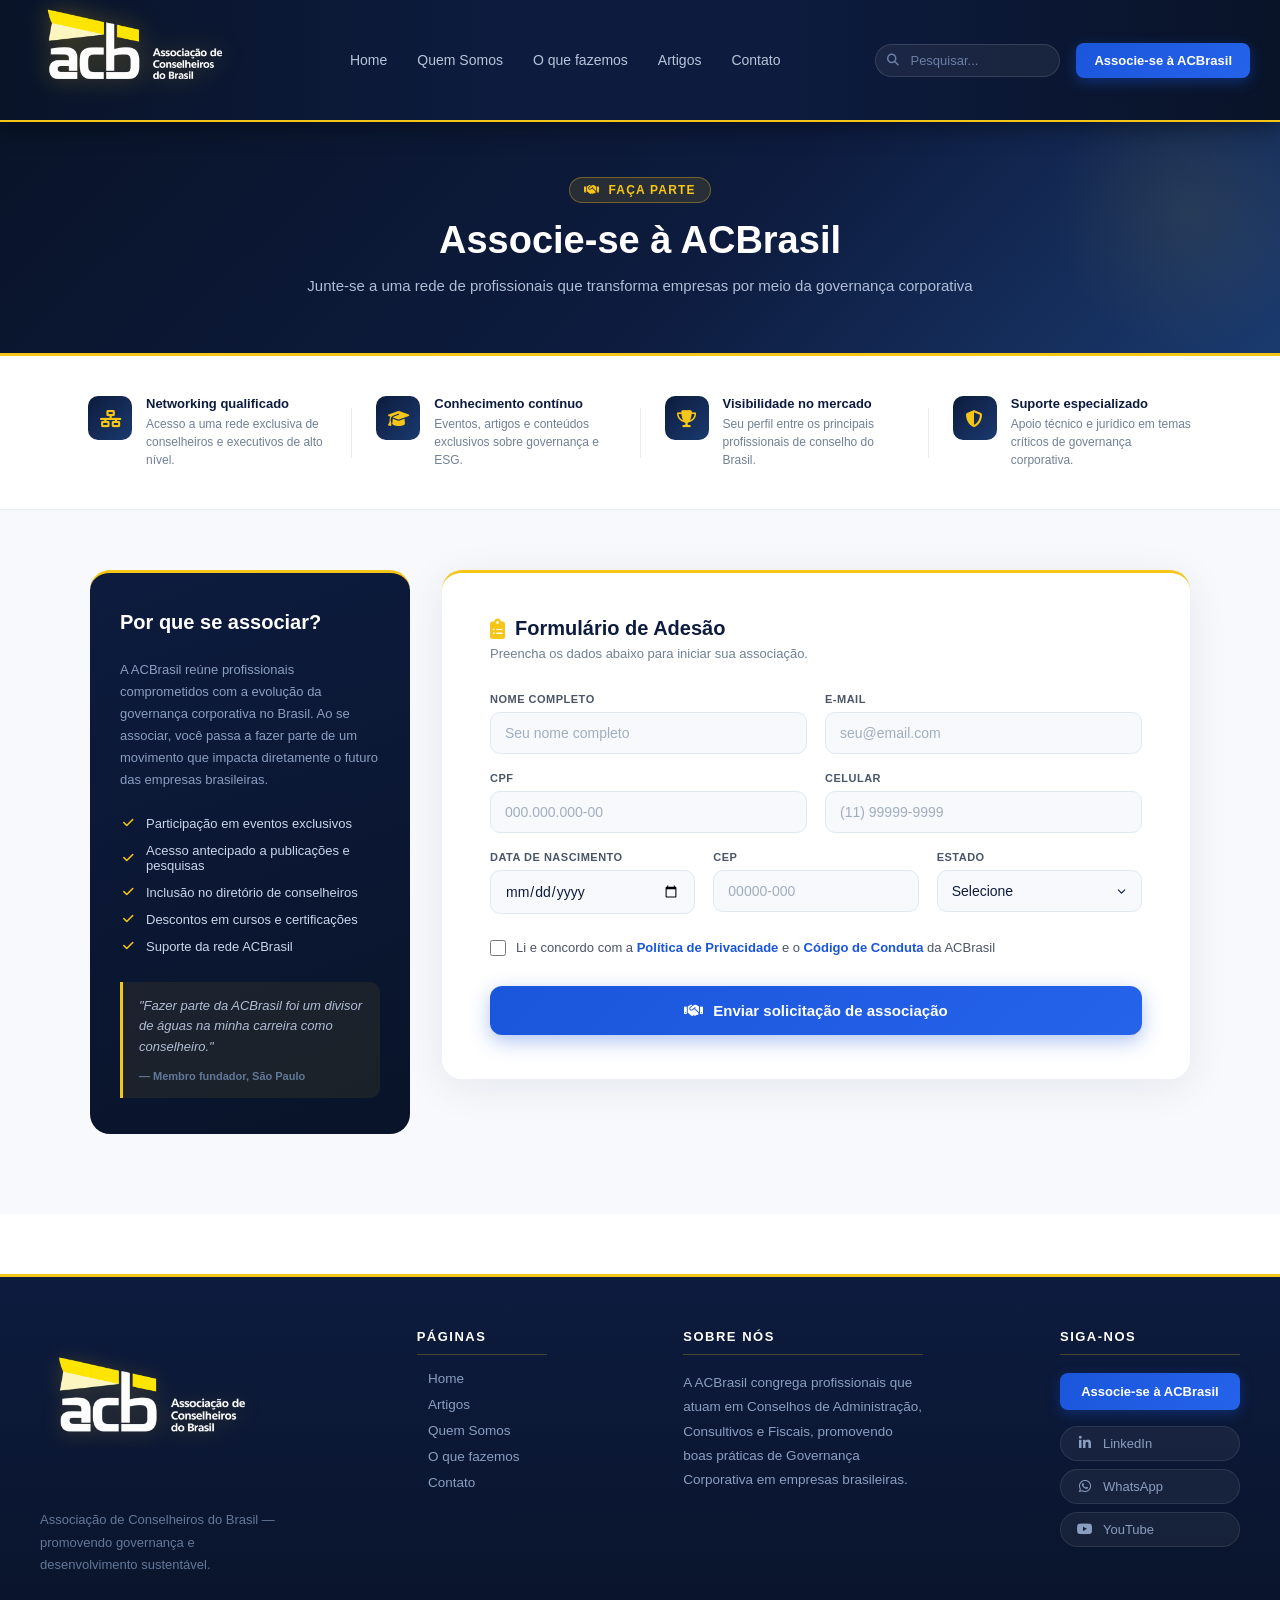
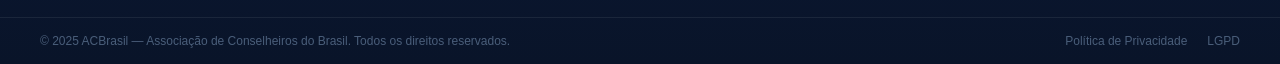
<file: docs/associe-se.html>
<!DOCTYPE html>
<html lang="pt-BR">
<head>
  <meta charset="UTF-8" />
  <meta name="viewport" content="width=device-width, initial-scale=1.0" />
  <title>ACBrasil - Associe-se</title>
  <link rel="stylesheet" href="https://cdnjs.cloudflare.com/ajax/libs/font-awesome/6.4.0/css/all.min.css">
  <link rel="stylesheet" href="css/header.css" />
  <link rel="stylesheet" href="css/footer.css" />
  <link rel="stylesheet" href="css/associe-se.css" />
</head>
<body>

  <header>
    <div class="header-container">
      <a href="index.html">
        <img src="assets/logo.png" alt="Logo ACBrasil" class="logo" />
      </a>
      <button class="btn-hamburger" aria-label="Abrir menu">&#9776;</button>
      <nav>
        <a href="index.html">Home</a>
        <a href="quem-somos.html">Quem Somos</a>
        <a href="o-que-fazemos.html">O que fazemos</a>
        <a href="artigos.html">Artigos</a>
        <a href="contato.html">Contato</a>
      </nav>
      <div class="pesquisa-container">
        <i class="fa-solid fa-magnifying-glass pesquisa-icone"></i>
        <input type="text" placeholder="Pesquisar..." class="pesquisa" aria-label="Buscar artigos" />
      </div>
      <a href="associe-se.html" class="btn-associe ativo">Associe-se à ACBrasil</a>
    </div>
  </header>

  <!-- Banner full-width -->
  <section class="page-banner">
    <div class="page-banner-conteudo">
      <p class="page-banner-tag"><i class="fa-solid fa-handshake"></i> Faça parte</p>
      <h1>Associe-se à ACBrasil</h1>
      <p class="page-banner-sub">Junte-se a uma rede de profissionais que transforma empresas por meio da governança corporativa</p>
    </div>
  </section>

  <!-- Faixa de benefícios -->
  <section class="beneficios-section">
    <div class="beneficios-inner">

      <div class="beneficio-card">
        <div class="beneficio-icone"><i class="fa-solid fa-network-wired"></i></div>
        <div>
          <strong>Networking qualificado</strong>
          <p>Acesso a uma rede exclusiva de conselheiros e executivos de alto nível.</p>
        </div>
      </div>

      <div class="beneficio-divider"></div>

      <div class="beneficio-card">
        <div class="beneficio-icone"><i class="fa-solid fa-graduation-cap"></i></div>
        <div>
          <strong>Conhecimento contínuo</strong>
          <p>Eventos, artigos e conteúdos exclusivos sobre governança e ESG.</p>
        </div>
      </div>

      <div class="beneficio-divider"></div>

      <div class="beneficio-card">
        <div class="beneficio-icone"><i class="fa-solid fa-trophy"></i></div>
        <div>
          <strong>Visibilidade no mercado</strong>
          <p>Seu perfil entre os principais profissionais de conselho do Brasil.</p>
        </div>
      </div>

      <div class="beneficio-divider"></div>

      <div class="beneficio-card">
        <div class="beneficio-icone"><i class="fa-solid fa-shield-halved"></i></div>
        <div>
          <strong>Suporte especializado</strong>
          <p>Apoio técnico e jurídico em temas críticos de governança corporativa.</p>
        </div>
      </div>

    </div>
  </section>

  <main class="main-associe">

    <div class="associe-grid">

      <!-- Lado esquerdo: resumo -->
      <aside class="associe-info">
        <h2>Por que se associar?</h2>
        <p>A ACBrasil reúne profissionais comprometidos com a evolução da governança corporativa no Brasil. Ao se associar, você passa a fazer parte de um movimento que impacta diretamente o futuro das empresas brasileiras.</p>

        <ul class="associe-lista">
          <li><i class="fa-solid fa-check"></i> Participação em eventos exclusivos</li>
          <li><i class="fa-solid fa-check"></i> Acesso antecipado a publicações e pesquisas</li>
          <li><i class="fa-solid fa-check"></i> Inclusão no diretório de conselheiros</li>
          <li><i class="fa-solid fa-check"></i> Descontos em cursos e certificações</li>
          <li><i class="fa-solid fa-check"></i> Suporte da rede ACBrasil</li>
        </ul>

        <div class="associe-depoimento">
          <p>"Fazer parte da ACBrasil foi um divisor de águas na minha carreira como conselheiro."</p>
          <span>— Membro fundador, São Paulo</span>
        </div>
      </aside>

      <!-- Lado direito: formulário -->
      <section class="form-section">
        <div class="form-container">

          <div class="form-topo">
            <h2><i class="fa-solid fa-clipboard-list"></i> Formulário de Adesão</h2>
            <p>Preencha os dados abaixo para iniciar sua associação.</p>
          </div>

          <form action="https://formsubmit.co/devwebtms@gmail.com" method="POST">

            <div class="form-row">
              <div class="form-group">
                <label for="nome">Nome completo</label>
                <input type="text" id="nome" name="nome" placeholder="Seu nome completo" required>
              </div>
              <div class="form-group">
                <label for="email">E-mail</label>
                <input type="email" id="email" name="email" placeholder="seu@email.com" required>
              </div>
            </div>

            <div class="form-row">
              <div class="form-group">
                <label for="cpf">CPF</label>
                <input type="text" id="cpf" name="cpf" placeholder="000.000.000-00" required>
              </div>
              <div class="form-group">
                <label for="celular">Celular</label>
                <input type="tel" id="celular" name="celular" placeholder="(11) 99999-9999" required>
              </div>
            </div>

            <div class="form-row tres-colunas">
              <div class="form-group">
                <label for="nascimento">Data de nascimento</label>
                <input type="date" id="nascimento" name="nascimento" required>
              </div>
              <div class="form-group">
                <label for="cep">CEP</label>
                <input type="text" id="cep" name="cep" placeholder="00000-000" required>
              </div>
              <div class="form-group">
                <label for="estado">Estado</label>
                <select id="estado" name="estado" required>
                  <option value="" disabled selected>Selecione</option>
                  <option value="AC">Acre</option>
                  <option value="AL">Alagoas</option>
                  <option value="AM">Amazonas</option>
                  <option value="BA">Bahia</option>
                  <option value="CE">Ceará</option>
                  <option value="DF">Distrito Federal</option>
                  <option value="ES">Espírito Santo</option>
                  <option value="GO">Goiás</option>
                  <option value="MA">Maranhão</option>
                  <option value="MG">Minas Gerais</option>
                  <option value="MS">Mato Grosso do Sul</option>
                  <option value="MT">Mato Grosso</option>
                  <option value="PA">Pará</option>
                  <option value="PB">Paraíba</option>
                  <option value="PE">Pernambuco</option>
                  <option value="PI">Piauí</option>
                  <option value="PR">Paraná</option>
                  <option value="RJ">Rio de Janeiro</option>
                  <option value="RN">Rio Grande do Norte</option>
                  <option value="RO">Rondônia</option>
                  <option value="RR">Roraima</option>
                  <option value="RS">Rio Grande do Sul</option>
                  <option value="SC">Santa Catarina</option>
                  <option value="SE">Sergipe</option>
                  <option value="SP">São Paulo</option>
                  <option value="TO">Tocantins</option>
                </select>
              </div>
            </div>

            <div class="checkbox-area">
              <input type="checkbox" id="termos" required>
              <label for="termos">Li e concordo com a <a href="#">Política de Privacidade</a> e o <a href="#">Código de Conduta</a> da ACBrasil</label>
            </div>

            <button type="submit" class="btn-enviar">
              <i class="fa-solid fa-handshake"></i> Enviar solicitação de associação
            </button>

          </form>

          <!-- Feedback de sucesso -->
          <div class="form-sucesso" id="form-sucesso" style="display:none;">
            <i class="fa-solid fa-circle-check"></i>
            <strong>Solicitação enviada!</strong>
            <p>Obrigado pelo interesse. Nossa equipe entrará em contato em breve.</p>
          </div>

        </div>
      </section>

    </div>
  </main>

  <footer>
    <div class="footer-container">

      <div class="footer-logo">
        <img src="assets/logo.png" alt="Logo ACBrasil"
          onerror="this.style.display='none'; this.nextElementSibling.style.display='block';" />
        <p class="footer-logo-nome">ACBrasil</p>
        <p>Associação de Conselheiros do Brasil — promovendo governança e desenvolvimento sustentável.</p>
      </div>

      <div class="footer-links">
        <h3>Páginas</h3>
        <a href="index.html">Home</a>
        <a href="artigos.html">Artigos</a>
        <a href="quem-somos.html">Quem Somos</a>
        <a href="o-que-fazemos.html">O que fazemos</a>
        <a href="contato.html">Contato</a>
      </div>

      <div class="footer-descricao">
        <h3>Sobre nós</h3>
        <p>A ACBrasil congrega profissionais que atuam em Conselhos de Administração, Consultivos e Fiscais, promovendo boas práticas de Governança Corporativa em empresas brasileiras.</p>
      </div>

      <div class="footer-direito">
        <h3>Siga-nos</h3>
        <a href="associe-se.html" class="btn-associe">Associe-se à ACBrasil</a>
        <div class="footer-redes">
          <a href="https://www.linkedin.com/company/associacao-de-conselheiros-do-brasil/" target="_blank" rel="noopener"><i class="fa-brands fa-linkedin-in"></i> LinkedIn</a>
          <a href="https://web.whatsapp.com/" target="_blank" rel="noopener"><i class="fa-brands fa-whatsapp"></i> WhatsApp</a>
          <a href="https://www.youtube.com/@acbrasil" target="_blank" rel="noopener"><i class="fa-brands fa-youtube"></i> YouTube</a>
        </div>
      </div>

    </div>
    <div class="footer-bottom">
      <p>© 2025 ACBrasil — Associação de Conselheiros do Brasil. Todos os direitos reservados.</p>
      <div class="footer-bottom-links">
        <a href="#">Política de Privacidade</a>
        <a href="#">LGPD</a>
      </div>
    </div>
  </footer>

  <script src="js/header.js"></script>
  <script>
    function enviarAssociacao(e) {
      e.preventDefault();
      document.querySelector('.form-container form').style.display = 'none';
      document.querySelector('.form-topo').style.display = 'none';
      document.getElementById('form-sucesso').style.display = 'flex';
    }
  </script>

</body>
</html>
</file>
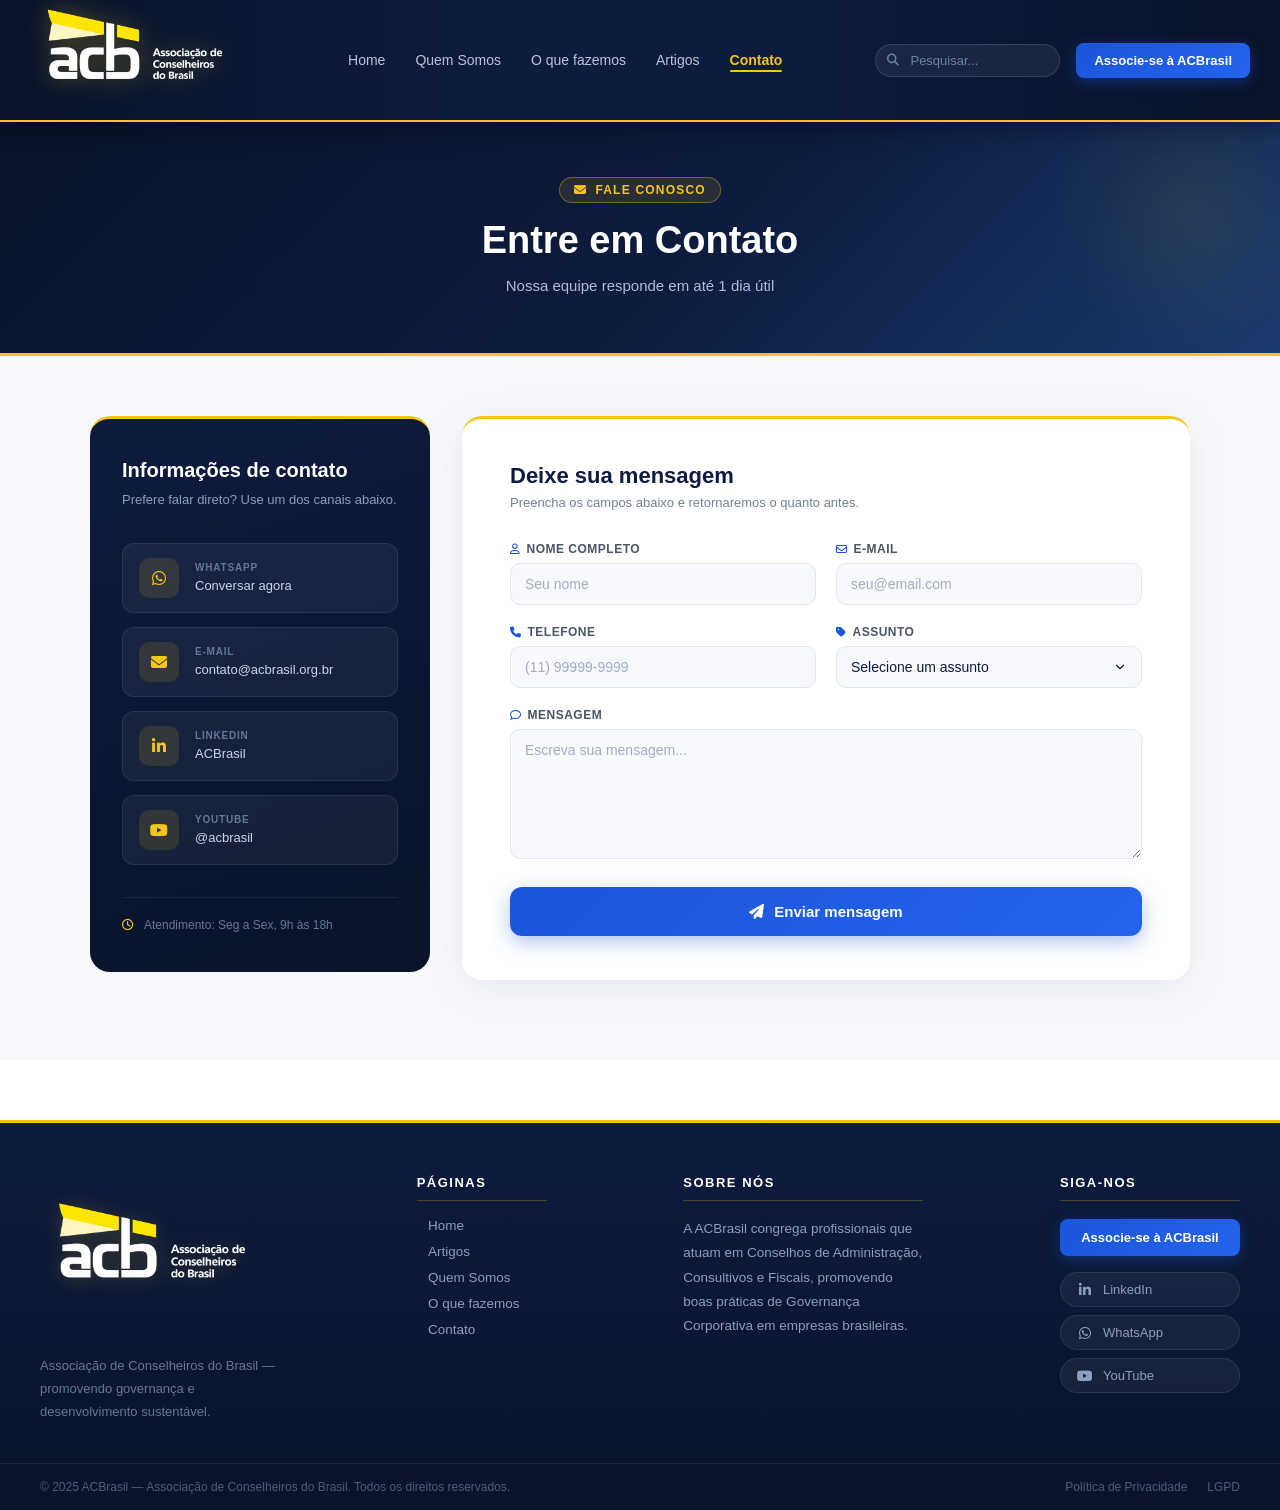
<file: docs/contato.html>
<!DOCTYPE html>
<html lang="pt-BR">
<head>
  <meta charset="UTF-8" />
  <meta name="viewport" content="width=device-width, initial-scale=1.0" />
  <title>ACBrasil - Contato</title>
  <link rel="stylesheet" href="https://cdnjs.cloudflare.com/ajax/libs/font-awesome/6.4.0/css/all.min.css">
  <link rel="stylesheet" href="css/header.css" />
  <link rel="stylesheet" href="css/footer.css" />
  <link rel="stylesheet" href="css/contato.css" />
</head>
<body>

  <header>
    <div class="header-container">
      <a href="index.html">
        <img src="assets/logo.png" alt="Logo ACBrasil" class="logo" />
      </a>
      <button class="btn-hamburger" aria-label="Abrir menu">&#9776;</button>
      <nav>
        <a href="index.html">Home</a>
        <a href="quem-somos.html">Quem Somos</a>
        <a href="o-que-fazemos.html">O que fazemos</a>
        <a href="artigos.html">Artigos</a>
        <a href="contato.html" class="ativo">Contato</a>
      </nav>
      <div class="pesquisa-container">
        <i class="fa-solid fa-magnifying-glass pesquisa-icone"></i>
        <input type="text" placeholder="Pesquisar..." class="pesquisa" aria-label="Buscar artigos" />
      </div>
      <a href="associe-se.html" class="btn-associe">Associe-se à ACBrasil</a>
    </div>
  </header>

  <!-- Banner full-width -->
  <section class="page-banner">
    <div class="page-banner-conteudo">
      <p class="page-banner-tag"><i class="fa-solid fa-envelope"></i> Fale conosco</p>
      <h1>Entre em Contato</h1>
      <p class="page-banner-sub">Nossa equipe responde em até 1 dia útil</p>
    </div>
  </section>

  <main class="contato-main">

    <div class="contato-grid">

      <!-- Coluna esquerda: informações de contato -->
      <aside class="contato-info">

        <div class="info-topo">
          <h2>Informações de contato</h2>
          <p>Prefere falar direto? Use um dos canais abaixo.</p>
        </div>

        <div class="info-cards">
          <div class="info-card">
            <div class="info-card-icone">
              <i class="fa-brands fa-whatsapp"></i>
            </div>
            <div>
              <span class="info-card-label">WhatsApp</span>
              <a href="https://web.whatsapp.com/" target="_blank" rel="noopener">Conversar agora</a>
            </div>
          </div>

          <div class="info-card">
            <div class="info-card-icone">
              <i class="fa-solid fa-envelope"></i>
            </div>
            <div>
              <span class="info-card-label">E-mail</span>
              <a href="mailto:contato@acbrasil.org.br">contato@acbrasil.org.br</a>
            </div>
          </div>

          <div class="info-card">
            <div class="info-card-icone">
              <i class="fa-brands fa-linkedin-in"></i>
            </div>
            <div>
              <span class="info-card-label">LinkedIn</span>
              <a href="https://www.linkedin.com/company/associacao-de-conselheiros-do-brasil/" target="_blank" rel="noopener">ACBrasil</a>
            </div>
          </div>

          <div class="info-card">
            <div class="info-card-icone">
              <i class="fa-brands fa-youtube"></i>
            </div>
            <div>
              <span class="info-card-label">YouTube</span>
              <a href="https://www.youtube.com/@acbrasil" target="_blank" rel="noopener">@acbrasil</a>
            </div>
          </div>
        </div>

        <div class="info-rodape">
          <i class="fa-regular fa-clock"></i>
          <span>Atendimento: Seg a Sex, 9h às 18h</span>
        </div>

      </aside>

      <!-- Coluna direita: formulário -->
      <section class="contato-form-section">
        <div class="contato-box">

          <div class="form-topo">
            <h2>Deixe sua mensagem</h2>
            <p>Preencha os campos abaixo e retornaremos o quanto antes.</p>
          </div>

          <form class="form-contato" action="https://formsubmit.co/devwebtms@gmail.com" method="POST">

            <div class="form-row">
              <div class="form-group">
                <label for="nome"><i class="fa-regular fa-user"></i> Nome completo</label>
                <input type="text" id="nome" name="nome" placeholder="Seu nome" required />
              </div>
              <div class="form-group">
                <label for="email"><i class="fa-regular fa-envelope"></i> E-mail</label>
                <input type="email" id="email" name="email" placeholder="seu@email.com" required />
              </div>
            </div>

            <div class="form-row">
              <div class="form-group">
                <label for="telefone"><i class="fa-solid fa-phone"></i> Telefone</label>
                <input type="tel" id="telefone" name="telefone" placeholder="(11) 99999-9999" />
              </div>
              <div class="form-group">
                <label for="assunto"><i class="fa-solid fa-tag"></i> Assunto</label>
                <select id="assunto" name="assunto">
                  <option value="" disabled selected>Selecione um assunto</option>
                  <option value="associacao">Associação</option>
                  <option value="governanca">Governança Corporativa</option>
                  <option value="parceria">Parceria</option>
                  <option value="imprensa">Imprensa</option>
                  <option value="outro">Outro</option>
                </select>
              </div>
            </div>

            <div class="form-group full">
              <label for="mensagem"><i class="fa-regular fa-comment"></i> Mensagem</label>
              <textarea id="mensagem" name="mensagem" placeholder="Escreva sua mensagem..." rows="5" required></textarea>
            </div>

            <button type="submit" class="btn-enviar">
              <i class="fa-solid fa-paper-plane"></i> Enviar mensagem
            </button>

          </form>

          <!-- Feedback de envio -->
          <div class="form-sucesso" id="form-sucesso" style="display:none;">
            <i class="fa-solid fa-circle-check"></i>
            <strong>Mensagem enviada!</strong>
            <p>Obrigado pelo contato. Retornaremos em breve.</p>
          </div>

        </div>
      </section>

    </div>
  </main>

  <footer>
    <div class="footer-container">

      <div class="footer-logo">
        <img src="assets/logo.png" alt="Logo ACBrasil"
          onerror="this.style.display='none'; this.nextElementSibling.style.display='block';" />
        <p class="footer-logo-nome">ACBrasil</p>
        <p>Associação de Conselheiros do Brasil — promovendo governança e desenvolvimento sustentável.</p>
      </div>

      <div class="footer-links">
        <h3>Páginas</h3>
        <a href="index.html">Home</a>
        <a href="artigos.html">Artigos</a>
        <a href="quem-somos.html">Quem Somos</a>
        <a href="o-que-fazemos.html">O que fazemos</a>
        <a href="contato.html">Contato</a>
      </div>

      <div class="footer-descricao">
        <h3>Sobre nós</h3>
        <p>A ACBrasil congrega profissionais que atuam em Conselhos de Administração, Consultivos e Fiscais, promovendo boas práticas de Governança Corporativa em empresas brasileiras.</p>
      </div>

      <div class="footer-direito">
        <h3>Siga-nos</h3>
        <a href="associe-se.html" class="btn-associe">Associe-se à ACBrasil</a>
        <div class="footer-redes">
          <a href="https://www.linkedin.com/company/associacao-de-conselheiros-do-brasil/" target="_blank" rel="noopener"><i class="fa-brands fa-linkedin-in"></i> LinkedIn</a>
          <a href="https://web.whatsapp.com/" target="_blank" rel="noopener"><i class="fa-brands fa-whatsapp"></i> WhatsApp</a>
          <a href="https://www.youtube.com/@acbrasil" target="_blank" rel="noopener"><i class="fa-brands fa-youtube"></i> YouTube</a>
        </div>
      </div>

    </div>
    <div class="footer-bottom">
      <p>© 2025 ACBrasil — Associação de Conselheiros do Brasil. Todos os direitos reservados.</p>
      <div class="footer-bottom-links">
        <a href="#">Política de Privacidade</a>
        <a href="#">LGPD</a>
      </div>
    </div>
  </footer>

  <script src="js/header.js"></script>
  <script>
    function enviarForm(e) {
      e.preventDefault();
      document.querySelector('.form-contato').style.display = 'none';
      document.getElementById('form-sucesso').style.display = 'flex';
    }
  </script>

</body>
</html>
</file>
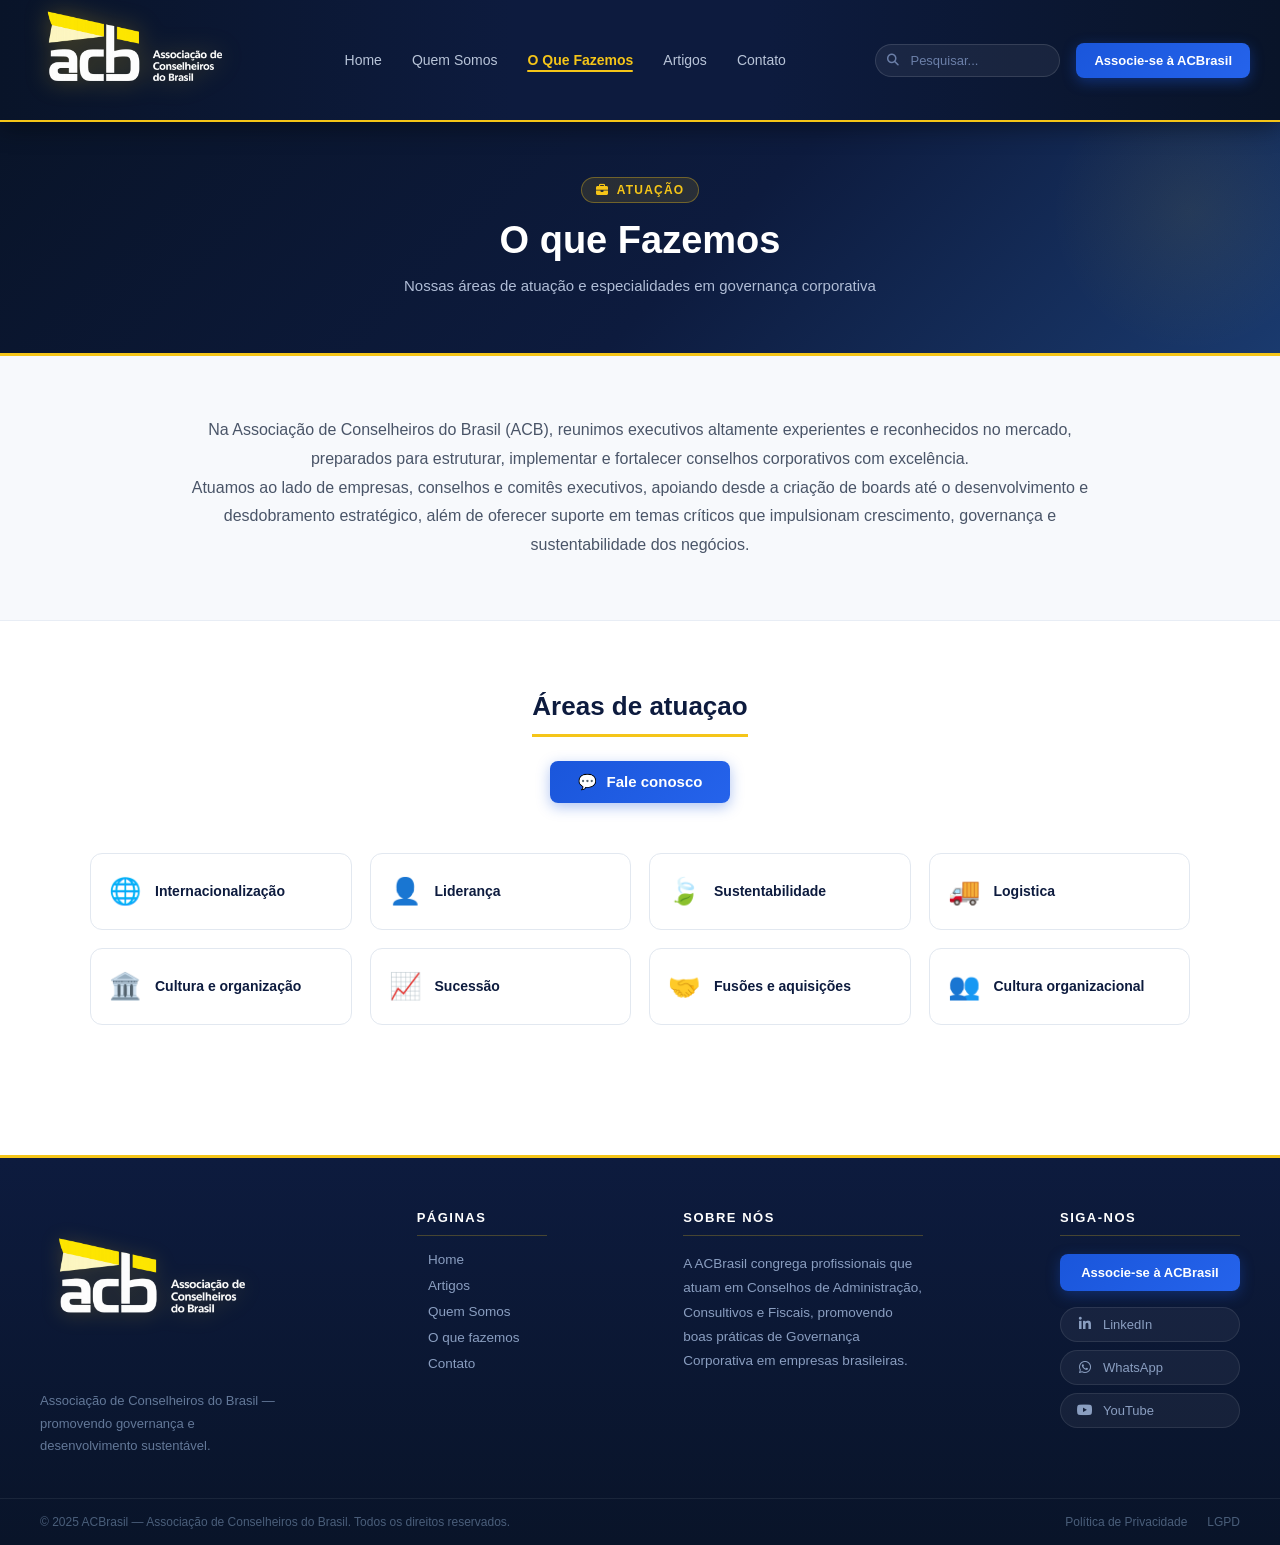
<file: docs/o-que-fazemos.html>
<!DOCTYPE html>
<html lang="pt-BR">
<head>
    <meta charset="UTF-8">
    <meta name="viewport" content="width=device-width, initial-scale=1.0">
    <title>O que fazemos - ACB</title>
    <link href="https://fonts.googleapis.com/css2?family=Inter:wght@400;600;700&display=swap" rel="stylesheet">
    <link rel="stylesheet" href="https://cdnjs.cloudflare.com/ajax/libs/font-awesome/6.4.0/css/all.min.css">
    <link rel="stylesheet" href="./css/header.css">
    <link rel="stylesheet" href="./css/footer.css">
    <link rel="stylesheet" href="./css/o-que-fazemos.css">
</head>
<body>

    <header>
        <div class="header-container">
            <img src="./assets/logo.png" alt="Logo ACB" class="logo">
            
            <button class="btn-hamburger" aria-label="Abrir menu">&#9776;</button>
            <nav>
                <a href="index.html">Home</a>
                <a href="quem-somos.html">Quem Somos</a>
                <a href="o-que-fazemos.html" class="ativo">O Que Fazemos</a>
                <a href="artigos.html">Artigos</a>
                <a href="contato.html">Contato</a>
            </nav>
            <div class="pesquisa-container">
                <i class="fa-solid fa-magnifying-glass pesquisa-icone"></i>
                <input type="text" class="pesquisa" placeholder="Pesquisar..." aria-label="Buscar artigos">
            </div>
            <a href="associe-se.html" class="btn-associe">Associe-se à ACBrasil</a>
        </div>
    </header>

    <main class="main-content">

        <section class="page-banner">
          <div class="page-banner-conteudo">
            <p class="page-banner-tag"><i class="fa-solid fa-briefcase"></i> Atuação</p>
            <h1>O que Fazemos</h1>
            <p class="page-banner-sub">Nossas áreas de atuação e especialidades em governança corporativa</p>
          </div>
        </section>

        <section class="intro-section">
            <p class="intro-text">
                Na Associação de Conselheiros do Brasil (ACB), reunimos executivos altamente experientes e reconhecidos no mercado, preparados para estruturar, implementar e fortalecer conselhos corporativos com excelência.<br>
                Atuamos ao lado de empresas, conselhos e comitês executivos, apoiando desde a criação de boards até o desenvolvimento e desdobramento estratégico, além de oferecer suporte em temas críticos que impulsionam crescimento, governança e sustentabilidade dos negócios.
            </p>
        </section>

        <section class="areas-section">
            <h2 class="section-title">Áreas de atuaçao</h2>
            
            <a href="contato.html" class="btn-fale-conosco">
                <span class="icon-chat">💬</span> Fale conosco
            </a>

            <div class="cards-grid">
                <div class="card"><span class="icon">🌐</span> Internacionalização</div>
                <div class="card"><span class="icon">👤</span> Liderança</div>
                <div class="card"><span class="icon">🍃</span> Sustentabilidade</div>
                <div class="card"><span class="icon">🚚</span> Logistica</div>
                <div class="card"><span class="icon">🏛️</span> Cultura e organização</div>
                <div class="card"><span class="icon">📈</span> Sucessão</div>
                <div class="card"><span class="icon">🤝</span> Fusões e aquisições</div>
                <div class="card"><span class="icon">👥</span> Cultura organizacional</div>
            </div>
        </section>
    </main>

    <footer>
        <div class="footer-container">

            <div class="footer-logo">
                <img src="./assets/logo.png" alt="Logo ACBrasil" onerror="this.style.display='none'; this.nextElementSibling.style.display='block';">
                <p class="footer-logo-nome">ACBrasil</p>
                <p>Associação de Conselheiros do Brasil — promovendo governança e desenvolvimento sustentável.</p>
            </div>

            <div class="footer-links">
                <h3>Páginas</h3>
                <a href="index.html">Home</a>
                <a href="artigos.html">Artigos</a>
                <a href="quem-somos.html">Quem Somos</a>
                <a href="o-que-fazemos.html">O que fazemos</a>
                <a href="contato.html">Contato</a>
            </div>

            <div class="footer-descricao">
                <h3>Sobre nós</h3>
                <p>A ACBrasil congrega profissionais que atuam em Conselhos de Administração, Consultivos e Fiscais, promovendo boas práticas de Governança Corporativa em empresas brasileiras.</p>
            </div>

            <div class="footer-direito">
                <h3>Siga-nos</h3>
                <a href="associe-se.html" class="btn-associe">Associe-se à ACBrasil</a>
                <div class="footer-redes">
                    <a href="https://www.linkedin.com/company/associacao-de-conselheiros-do-brasil/" target="_blank" rel="noopener" aria-label="LinkedIn"><i class="fa-brands fa-linkedin-in"></i> LinkedIn</a>
                    <a href="https://web.whatsapp.com/" target="_blank" rel="noopener" aria-label="WhatsApp"><i class="fa-brands fa-whatsapp"></i> WhatsApp</a>
                    <a href="https://www.youtube.com/@acbrasil" target="_blank" rel="noopener" aria-label="YouTube"><i class="fa-brands fa-youtube"></i> YouTube</a>
                </div>
            </div>

        </div>

        <div class="footer-bottom">
            <p>© 2025 ACBrasil — Associação de Conselheiros do Brasil. Todos os direitos reservados.</p>
            <div class="footer-bottom-links">
                <a href="#">Política de Privacidade</a>
                <a href="#">LGPD</a>
            </div>
        </div>
    </footer>

  <script src="js/header.js"></script>
</body>
</html>
</file>
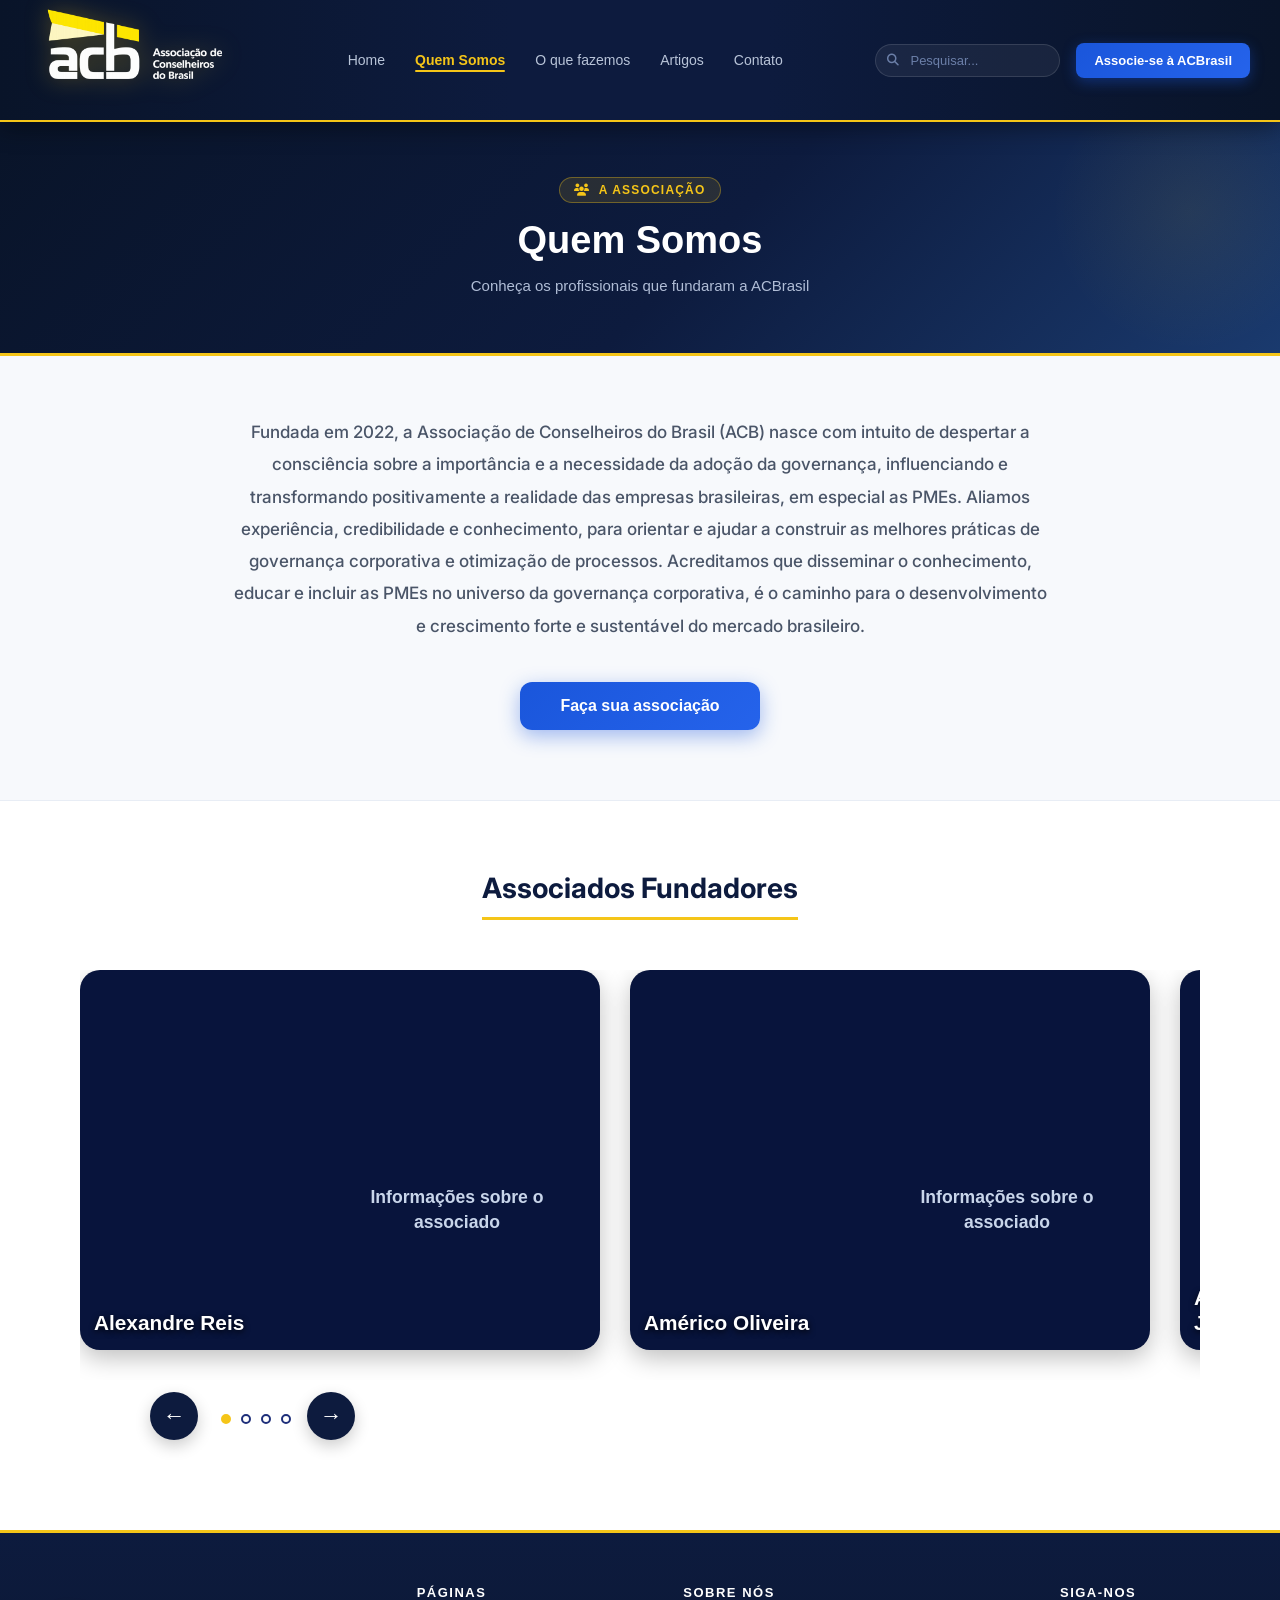
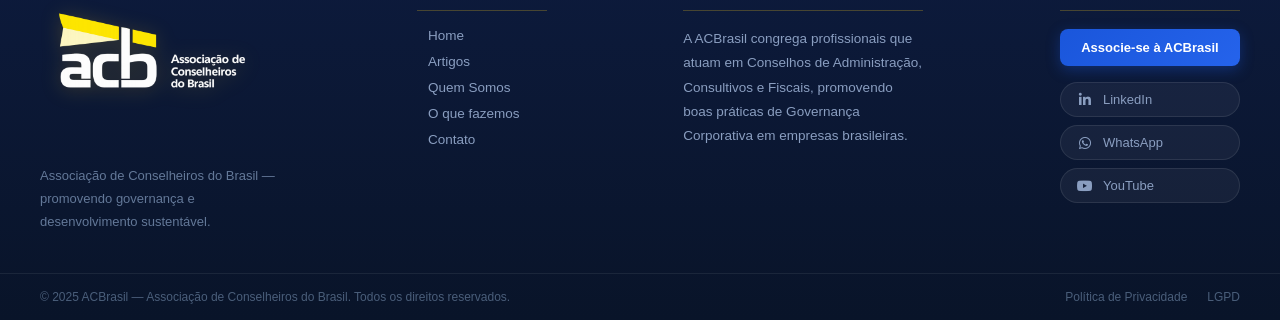
<file: docs/quem-somos.html>
<!DOCTYPE html>
<html lang="pt-br">
<head>
    <meta charset="UTF-8">
    <meta name="viewport" content="width=device-width, initial-scale=1.0">
    <title>Quem Somos</title>
    <link rel="stylesheet" href="https://cdnjs.cloudflare.com/ajax/libs/font-awesome/6.4.0/css/all.min.css">
    <link rel="stylesheet" href="css/header.css" />
    <link rel="stylesheet" href="css/footer.css" />
    <link rel="stylesheet" href="css/quem-somos.css" />

    <link rel="preconnect" href="https://fonts.googleapis.com">
   <link rel="preconnect" href="https://fonts.gstatic.com" crossorigin>
   <link href="https://fonts.googleapis.com/css2?family=Inter:ital,opsz,wght@0,14..32,100..900;1,14..32,100..900&display=swap" rel="stylesheet">
</head>
<body>
    <header>
    <div class="header-container">
      <a href="index.html">
        <img src="assets/logo.png" alt="Logo ACBrasil" class="logo" />
      </a>
      <button class="btn-hamburger" aria-label="Abrir menu">&#9776;</button>
      <nav>
        <a href="index.html">Home</a>
        <a href="quem-somos.html" class="ativo">Quem Somos</a>
        <a href="o-que-fazemos.html">O que fazemos</a>
        <a href="artigos.html">Artigos</a>
        <a href="contato.html">Contato</a>
      </nav>
      <div class="pesquisa-container">
        <i class="fa-solid fa-magnifying-glass pesquisa-icone"></i>
        <input type="text" placeholder="Pesquisar..." class="pesquisa" aria-label="Buscar artigos" />
      </div>
      <a href="associe-se.html" class="btn-associe">Associe-se à ACBrasil</a>
    </div>
  </header>

 <main class="quem-somos">

  <section class="page-banner">
    <div class="page-banner-conteudo">
      <p class="page-banner-tag"><i class="fa-solid fa-users"></i> A associação</p>
      <h1>Quem Somos</h1>
      <p class="page-banner-sub">Conheça os profissionais que fundaram a ACBrasil</p>
    </div>
  </section>

  <section class="quem-somos-section">
      <div>
          <h2 class="quem-somos-h2">Quem Somos</h2></div>

          <div class="quem-somos-texto">
            <p>Fundada em 2022, a Associação de Conselheiros do Brasil (ACB) nasce com intuito de
            despertar a consciência sobre a importância e a necessidade da adoção da governança,<br>
            influenciando e transformando positivamente a realidade das empresas brasileiras, em especial <br>
            as PMEs. <br>
            <br>
            Aliamos experiência, credibilidade e conhecimento, para orientar e ajudar a construir as <br>
            melhores práticas de governança corporativa e otimização de processos. <br>
             <br>
            Acreditamos que disseminar o conhecimento, educar e incluir as PMEs no universo da <br>
            governança corporativa, é o caminho para o desenvolvimento e crescimento forte e sustentável
            do mercado brasileiro.</p>
          </div>
      
      <div class="btn-container"><a href="associe-se.html" class="btn-associacao">Faça sua associação</a></div>
  </section>


  <section class="associados-section">
  <h2 class="associados-h2">Associados Fundadores</h2>
  
  <div class="slider-track-wrapper">
  <div class="slider-track" id="sliderTrack"></div>
 </div>
  
   <div class="slider-controls">
     <button class="slider-btn-anterior" aria-label="anterior">&#8592;</button>

     <div class="slider-dots" id="sliderDots"></div>

     <button class="slider-btn-proximo" aria-label="próximo">&#8594;</button>
   </div>
</section>
</main>


  <footer>
    <div class="footer-container">

      <div class="footer-logo">
        <img src="assets/logo.png" alt="Logo ACBrasil" onerror="this.style.display='none'; this.nextElementSibling.style.display='block';"/>
        <p class="footer-logo-nome">ACBrasil</p>
        <p>Associação de Conselheiros do Brasil — promovendo governança e desenvolvimento sustentável.</p>
      </div>

      <div class="footer-links">
        <h3>Páginas</h3>
        <a href="index.html">Home</a>
        <a href="artigos.html">Artigos</a>
        <a href="quem-somos.html">Quem Somos</a>
        <a href="o-que-fazemos.html">O que fazemos</a>
        <a href="contato.html">Contato</a>
      </div>

      <div class="footer-descricao">
        <h3>Sobre nós</h3>
        <p>A ACBrasil congrega profissionais que atuam em Conselhos de Administração, Consultivos e Fiscais, promovendo boas práticas de Governança Corporativa em empresas brasileiras.</p>
      </div>

      <div class="footer-direito">
        <h3>Siga-nos</h3>
        <a href="associe-se.html" class="btn-associe">Associe-se à ACBrasil</a>
        <div class="footer-redes">
          <a href="https://www.linkedin.com/company/associacao-de-conselheiros-do-brasil/" target="_blank" rel="noopener" aria-label="LinkedIn"><i class="fa-brands fa-linkedin-in"></i> LinkedIn</a>
          <a href="https://web.whatsapp.com/" target="_blank" rel="noopener" aria-label="WhatsApp"><i class="fa-brands fa-whatsapp"></i> WhatsApp</a>
          <a href="https://www.youtube.com/@acbrasil" target="_blank" rel="noopener" aria-label="YouTube"><i class="fa-brands fa-youtube"></i> YouTube</a>
        </div>
      </div>

    </div>

    <div class="footer-bottom">
      <p>© 2025 ACBrasil — Associação de Conselheiros do Brasil. Todos os direitos reservados.</p>
      <div class="footer-bottom-links">
        <a href="#">Política de Privacidade</a>
        <a href="#">LGPD</a>
      </div>
    </div>
  </footer>


  <!-- JavaScript do slider dos associados -->
  <script>

    const founders = [
  {
    name: "Alexandre Reis",
    image: "https://acbrasil.org.br/cms/wp-content/uploads/2022/08/alexandre-reis.jpg",
    info: "Informações sobre o associado",
    link:"https://acbrasil.org.br/quem-somos/alexandre-reis/"
  },
  {
    name: "Américo Oliveira",
    image: "https://acbrasil.org.br/cms/wp-content/uploads/2022/08/americo-oliveira.jpg",
    info: "Informações sobre o associado",
    link:"https://acbrasil.org.br/quem-somos/americo-oliveira-2/"
  },
  {
    name: "Antonio Almeida S. Junior",
    image: "https://acbrasil.org.br/cms/wp-content/uploads/2022/08/antonio-almeida.jpg",
    info: "Informações sobre o associado",
    link:"https://acbrasil.org.br/quem-somos/antonio-almeida-junior/"
  },
  {
    name: "Carlos Alberto Ercolin",
    image: "https://acbrasil.org.br/cms/wp-content/uploads/2022/08/carlos-ercolin.jpg",
    info: "Informações sobre o associado",
    link:"https://acbrasil.org.br/quem-somos/carlos-alberto-ercolin/"
  },
  {
    name: "Claudia Leite Ferreira",
    image: "https://acbrasil.org.br/cms/wp-content/uploads/2022/08/claudia-leite-1.jpg",
    info: "Informações sobre o associado",
    link:"https://acbrasil.org.br/quem-somos/claudia-leite-ferreira/"
  },
  {
    name: "Gilberto Bueno",
    image: "https://acbrasil.org.br/cms/wp-content/uploads/2022/08/buenogilberto.jpg",
    info: "Informações sobre o associado",
    link:"https://acbrasil.org.br/quem-somos/gilberto-bueno/"
  },
  {
    name: "Henrique Bravo",
    image: "https://acbrasil.org.br/cms/wp-content/uploads/2022/08/henrique-bravo.jpg",
    info: "Informações sobre o associado",
    link:"https://acbrasil.org.br/quem-somos/henrique-bravo/"
  },
  {
    name:"Ítalo Martins de Oliveira",
    image:"https://acbrasil.org.br/cms/wp-content/uploads/2022/08/italo-martins.jpg",
    info: "Informações sobre o associado",
    link: "https://acbrasil.org.br/quem-somos/italo-martins-de-oliveira/"
  },
  {
    name:"Manoel Carnaúba Cortez",
    image:"https://acbrasil.org.br/cms/wp-content/uploads/2022/08/manuel_carnauba.jpg",
    info: "Informações sobre o associado",
    link:"https://acbrasil.org.br/quem-somos/manoel-carnauba-cortez/"
  },
  {
    name:"Paulo Sardinha",
    image:"https://acbrasil.org.br/cms/wp-content/uploads/2022/08/paulo-sardinha.jpg",
    info: "Informações sobre o associado",
    link:"https://acbrasil.org.br/quem-somos/paulo-sardinha/"
  },
  {
    name:"Ricardo Gentil Peixoto da Costa",
    image:"https://acbrasil.org.br/cms/wp-content/uploads/2022/08/ricardo-gentil.jpg",
    info: "Informações sobre o associado",
    link:"https://acbrasil.org.br/quem-somos/ricardo-gentil-peixoto-da-costa/"
  },
  {
    name:"Roque Martins",
    image:"https://acbrasil.org.br/cms/wp-content/uploads/2022/08/roque-martins.jpg",
    info:"Informações sobre o associado",
    link:"https://acbrasil.org.br/quem-somos/roque-martins-2/"
  },
  {
    name:"Sérgio Araujo",
    image:"https://acbrasil.org.br/cms/wp-content/uploads/2022/08/sergio_araujo.jpg",
    info: "Informações sobre o associado",
    link:"https://acbrasil.org.br/quem-somos/sergio-araujo/"
  },
  {
    name:"Telmo Bauler",
    image:"https://acbrasil.org.br/cms/wp-content/uploads/2022/08/telmo-bauler.jpg",
    info: "Informações sobre o associado",
    link:"https://acbrasil.org.br/quem-somos/telmo-bauler/"
  }
];


const sliderTrack = document.getElementById("sliderTrack");
const dotsContainer = document.getElementById("sliderDots");
const prevBtn = document.querySelector(".slider-btn-anterior");
const nextBtn = document.querySelector(".slider-btn-proximo");

let currentIndex = 0;
let cardsPerView = window.innerWidth <= 768 ? 1 : 2;

function createCards() {
  sliderTrack.innerHTML = "";

  founders.forEach(founder => {
    const card = document.createElement("div");
    card.classList.add("founder-card");

    card.innerHTML = `
      <div class="founder-image">
        <img src="${founder.image}" alt="${founder.name}" loading="lazy"
             onerror="this.src='https://placehold.co/600x700?text=Imagem+indisponível'">
        <span class="founder-name">${founder.name}</span>
      </div>
      <div class="founder-info">
        <p>${founder.info}</p>
      </div>
    `;

    sliderTrack.appendChild(card);
  });
}

function createDots() {
  dotsContainer.innerHTML = "";

  const totalSlides = Math.ceil(founders.length / cardsPerView);

  for (let i = 0; i < totalSlides; i++) {
    const dot = document.createElement("button");

    dot.addEventListener("click", () => {
      currentIndex = i;
      updateSlider();
    });

    dotsContainer.appendChild(dot);
  }
}

function updateSlider() {
  const card = document.querySelector(".founder-card");
  if (!card) return;

  const gap = 30;
  const cardWidth = card.offsetWidth + gap;
  const move = currentIndex * (cardWidth * cardsPerView);

  sliderTrack.style.transform = `translateX(-${move}px)`;

  const dots = document.querySelectorAll(".slider-dots button");

  // Destaca o dot ativo
  dots.forEach((dot, index) => {
    dot.classList.toggle("active", index === currentIndex);
  });

  // Mostra os dots em grupos de 4
  const start = Math.floor(currentIndex / 4) * 4;
  const end = start + 4;

  dots.forEach((dot, index) => {
    if (index >= start && index < end) {
      dot.style.display = "block";
    } else {
      dot.style.display = "none";
    }
  });
}

function nextSlide() {
  const totalSlides = Math.ceil(founders.length / cardsPerView);
  currentIndex = (currentIndex + 1) % totalSlides;
  updateSlider();
}

function prevSlide() {
  const totalSlides = Math.ceil(founders.length / cardsPerView);
  currentIndex = (currentIndex - 1 + totalSlides) % totalSlides;
  updateSlider();
}

nextBtn.addEventListener("click", nextSlide);
prevBtn.addEventListener("click", prevSlide);

window.addEventListener("resize", () => {
  cardsPerView = window.innerWidth <= 768 ? 1 : 2;
  currentIndex = 0;
  createDots();
  updateSlider();
});

createCards();
createDots();
updateSlider();


function createCards() {
  sliderTrack.innerHTML = "";

  founders.forEach((founder) => {
  
    const card = document.createElement(
      founder.link ? "a" : "div"
    );

    card.classList.add("founder-card");

    if (founder.link) {
      card.href = founder.link;
      card.target = "_blank"; // abre em nova aba
      card.rel = "noopener noreferrer";
    }

    card.innerHTML = `
      <div class="founder-image">
        <img
          src="${founder.image}"
          alt="${founder.name}"
          loading="lazy"
          onerror="this.src='https://placehold.co/600x700?text=Imagem+indisponível'"
        >
        <span class="founder-name">${founder.name}</span>
      </div>

      <div class="founder-info">
        <p>${founder.info}</p>
      </div>
    `;

    sliderTrack.appendChild(card);
  });
}



</script>

  <script src="js/header.js"></script>
</body>
</html>
</file>
<file: docs/css/header.css>
/* reset básico para tirar margens e paddings padrão do navegador */
* {
  margin: 0;
  padding: 0;
  box-sizing: border-box;
}

body {
  font-family: Arial, sans-serif;
}

/* === HEADER === */
header {
  background: linear-gradient(90deg, #091429 0%, #0d1b3e 40%, #0d1b3e 60%, #091429 100%);
  padding: 0 30px;
  position: sticky; /* fica fixo no topo ao rolar a página */
  top: 0;
  z-index: 100;
  box-shadow: 0 4px 24px rgba(0, 0, 0, 0.45);
  border-bottom: 2px solid #f5c518;
}

/* container interno do header — usa flexbox para alinhar tudo em linha */
.header-container {
  display: flex;
  align-items: center;
  gap: 16px;
  max-width: 1400px;
  margin: 0 auto;
  height: 120px;
}

.header-logo-link {
  display: flex;
  align-items: center;
  text-decoration: none;
  flex-shrink: 0;
}

/* logo da ACBrasil */
.logo {
  height: 150px;
  width: auto;
  flex-shrink: 0;
  transition: opacity 0.2s, transform 0.25s;
  filter: drop-shadow(0 0 12px rgba(245, 197, 24, 0.30));
}

.logo:hover {
  opacity: 0.9;
  transform: scale(1.06);
}

/* texto "ACBrasil" que aparece se a logo não carregar */
.logo-texto {
  color: white;
  font-size: 19px;
  font-weight: bold;
  letter-spacing: 0.5px;
  flex-shrink: 0;
  display: flex;
  align-items: center;
  gap: 6px;
}

.logo-texto span {
  color: #f5c518;
}

/* === MENU DE NAVEGAÇÃO === */
nav {
  display: flex;
  gap: 2px;
  flex: 1;
  justify-content: center;
  align-items: center;
}

nav a {
  color: #b8c4d8;
  text-decoration: none;
  font-size: 14px;
  font-weight: 500;
  padding: 8px 14px;
  border-radius: 6px;
  transition: color 0.2s, background-color 0.2s;
  position: relative;
  white-space: nowrap;
}

/* linha amarela que aparece embaixo do link ao passar o mouse */
nav a::after {
  content: '';
  position: absolute;
  bottom: 4px;
  left: 50%;
  right: 50%;
  height: 2px;
  background-color: #f5c518;
  border-radius: 2px;
  transition: left 0.25s ease, right 0.25s ease;
}

nav a:hover {
  color: #f5c518;
  background-color: rgba(245, 197, 24, 0.07);
}

nav a:hover::after {
  left: 14px;
  right: 14px;
}

/* estilo do link ativo (página atual) */
nav a.ativo {
  color: #f5c518;
  font-weight: bold;
}

nav a.ativo::after {
  left: 14px;
  right: 14px;
}

/* === CAMPO DE PESQUISA === */
.pesquisa-container {
  position: relative;
  flex-shrink: 0;
}

.pesquisa-icone {
  position: absolute;
  left: 12px;
  top: 50%;
  transform: translateY(-50%);
  color: #6b7fa8;
  font-size: 12px;
  pointer-events: none;
  transition: color 0.2s;
}

.pesquisa {
  background-color: rgba(255, 255, 255, 0.06);
  border: 1px solid rgba(255, 255, 255, 0.12);
  border-radius: 20px;
  color: white;
  font-size: 13px;
  padding: 8px 16px 8px 34px;
  width: 185px;
  outline: none;
  transition: border-color 0.25s, width 0.3s, background-color 0.25s;
}

.pesquisa::placeholder {
  color: #6b7fa8;
}

/* expande o campo ao focar */
.pesquisa:focus {
  border-color: #f5c518;
  background-color: rgba(245, 197, 24, 0.06);
  width: 225px;
}

.pesquisa-container:focus-within .pesquisa-icone {
  color: #f5c518;
}

/* === BOTÃO "ASSOCIE-SE" === */
.btn-associe {
  background: linear-gradient(135deg, #1a56db 0%, #2563eb 100%);
  color: white;
  text-decoration: none;
  font-size: 13px;
  font-weight: bold;
  padding: 10px 18px;
  border-radius: 8px;
  text-align: center;
  white-space: nowrap;
  flex-shrink: 0;
  transition: transform 0.2s, box-shadow 0.2s, background 0.2s;
  box-shadow: 0 4px 14px rgba(26, 86, 219, 0.4);
  border: none;
  cursor: pointer;
  display: inline-block;
}

.btn-associe:hover {
  background: linear-gradient(135deg, #1646b8 0%, #1a56db 100%);
  box-shadow: 0 6px 20px rgba(26, 86, 219, 0.55);
  transform: translateY(-1px);
}

/* === BOTÃO HAMBÚRGUER (aparece só no mobile) === */
.btn-hamburger {
  display: none;
  background: rgba(255, 255, 255, 0.07);
  border: 1px solid rgba(255, 255, 255, 0.15);
  color: white;
  font-size: 20px;
  cursor: pointer;
  padding: 6px 11px;
  border-radius: 7px;
  line-height: 1;
  margin-left: auto;
  transition: background-color 0.2s, border-color 0.2s;
}

.btn-hamburger:hover {
  background-color: rgba(245, 197, 24, 0.12);
  border-color: rgba(245, 197, 24, 0.3);
  color: #f5c518;
}

/* === RESPONSIVO (telas menores que 900px) === */
@media (max-width: 900px) {
  header {
    padding: 0 20px;
  }

  /* esconde pesquisa e botão associe-se no mobile */
  .pesquisa-container {
    display: none;
  }

  .btn-associe {
    display: none;
  }

  /* mostra o botão hambúrguer */
  .btn-hamburger {
    display: block;
  }

  /* menu vira um dropdown vertical no mobile */
  nav {
    display: none;
    flex-direction: column;
    position: absolute;
    top: 100%;
    left: 0;
    right: 0;
    background: linear-gradient(180deg, #0d1b3e, #091429);
    padding: 8px 20px 20px;
    border-top: 1px solid #1e2d50;
    border-bottom: 2px solid #f5c518;
    box-shadow: 0 12px 30px rgba(0, 0, 0, 0.4);
    z-index: 99;
    gap: 2px;
  }

  /* classe adicionada pelo JS quando o menu está aberto */
  nav.aberto {
    display: flex;
  }

  nav a {
    padding: 13px 16px;
    font-size: 15px;
    border-radius: 8px;
  }

  nav a::after {
    display: none;
  }

  nav a:hover,
  nav a.ativo {
    background-color: rgba(245, 197, 24, 0.1);
    padding-left: 20px;
  }
}

/* telas muito pequenas */
@media (max-width: 480px) {
  .header-container {
    height: 72px;
  }

  .logo {
    height: 62px;
  }
}
</file>
<file: docs/css/footer.css>
/* === FOOTER === */
footer {
  background: linear-gradient(180deg, #0d1b3e 0%, #091429 100%);
  color: white;
  border-top: 3px solid #f5c518; /* linha amarela no topo */
  margin-top: 60px;
}

/* container do footer — flexbox para organizar as colunas */
.footer-container {
  display: flex;
  gap: 50px;
  justify-content: space-between;
  align-items: flex-start;
  flex-wrap: wrap;
  padding: 52px 40px 40px;
  max-width: 1400px;
  margin: 0 auto;
}

/* coluna com a logo */
.footer-logo {
  display: flex;
  flex-direction: column;
  gap: 0;
  max-width: 240px;
}

.footer-logo img {
  height: 160px;
  width: auto;
  max-width: 260px;
  object-fit: contain;
  align-self: flex-start;
  margin-bottom: 16px;
  filter: drop-shadow(0 2px 10px rgba(245, 197, 24, 0.2));
}

/* nome em texto — aparece só se a imagem falhar */
.footer-logo-nome {
  display: none;
  font-size: 22px;
  font-weight: bold;
  color: #f5c518;
  letter-spacing: 0.5px;
  margin-bottom: 10px;
}

.footer-logo p {
  font-size: 13px;
  color: #637898;
  line-height: 1.75;
  margin-top: 4px;
}

.footer-divider {
  width: 1px;
  background-color: rgba(255, 255, 255, 0.07);
  align-self: stretch;
  flex-shrink: 0;
}

/* coluna de links das páginas */
.footer-links {
  display: flex;
  flex-direction: column;
  gap: 10px;
  min-width: 130px;
}

.footer-links h3 {
  font-size: 13px;
  font-weight: bold;
  color: white;
  text-transform: uppercase;
  letter-spacing: 1.5px;
  margin-bottom: 6px;
  padding-bottom: 10px;
  border-bottom: 1px solid rgba(245, 197, 24, 0.25);
}

.footer-links a {
  color: #8a9ec0;
  text-decoration: none;
  font-size: 13.5px;
  display: flex;
  align-items: center;
  gap: 6px;
  transition: color 0.2s, gap 0.2s;
}

/* seta amarela que aparece ao passar o mouse */
.footer-links a::before {
  content: '›';
  font-size: 16px;
  color: #f5c518;
  opacity: 0;
  transition: opacity 0.2s;
  line-height: 1;
}

.footer-links a:hover {
  color: #f5c518;
  gap: 10px;
}

.footer-links a:hover::before {
  opacity: 1;
}

/* coluna "sobre nós" */
.footer-descricao {
  max-width: 240px;
}

.footer-descricao h3 {
  font-size: 13px;
  font-weight: bold;
  color: white;
  text-transform: uppercase;
  letter-spacing: 1.5px;
  margin-bottom: 16px;
  padding-bottom: 10px;
  border-bottom: 1px solid rgba(245, 197, 24, 0.25);
}

.footer-descricao p {
  font-size: 13.5px;
  color: #8a9ec0;
  line-height: 1.8;
}

/* coluna de redes sociais */
.footer-direito {
  display: flex;
  flex-direction: column;
  align-items: flex-start;
  gap: 16px;
  min-width: 180px;
}

.footer-direito h3 {
  font-size: 13px;
  font-weight: bold;
  color: white;
  text-transform: uppercase;
  letter-spacing: 1.5px;
  padding-bottom: 10px;
  border-bottom: 1px solid rgba(245, 197, 24, 0.25);
  width: 100%;
  margin-bottom: 2px;
}

/* botão associe-se dentro do footer */
.footer-direito .btn-associe {
  background: linear-gradient(135deg, #1a56db 0%, #2563eb 100%);
  color: white;
  text-decoration: none;
  font-size: 13px;
  font-weight: bold;
  padding: 11px 20px;
  border-radius: 8px;
  display: inline-block;
  text-align: center;
  transition: transform 0.2s, box-shadow 0.2s;
  box-shadow: 0 4px 14px rgba(26, 86, 219, 0.35);
  width: 100%;
  white-space: nowrap;
}

.footer-direito .btn-associe:hover {
  transform: translateY(-1px);
  box-shadow: 0 6px 20px rgba(26, 86, 219, 0.5);
}

/* links das redes sociais */
.footer-redes {
  display: flex;
  flex-direction: column;
  gap: 8px;
  width: 100%;
}

.footer-redes a {
  color: #8a9ec0;
  text-decoration: none;
  font-size: 13px;
  background-color: rgba(255, 255, 255, 0.05);
  border: 1px solid rgba(255, 255, 255, 0.09);
  padding: 9px 16px;
  border-radius: 50px;
  display: flex;
  align-items: center;
  gap: 10px;
  transition: background-color 0.2s, color 0.2s, border-color 0.2s, transform 0.2s;
}

.footer-redes a:hover {
  background-color: rgba(245, 197, 24, 0.1);
  border-color: rgba(245, 197, 24, 0.35);
  color: #f5c518;
  transform: translateX(4px);
}

.footer-redes a i {
  font-size: 14px;
  width: 16px;
  text-align: center;
  flex-shrink: 0;
}

/* barra inferior do footer com copyright */
.footer-bottom {
  border-top: 1px solid rgba(255, 255, 255, 0.07);
  padding: 16px 40px;
  display: flex;
  justify-content: space-between;
  align-items: center;
  max-width: 1400px;
  margin: 0 auto;
}

.footer-bottom p {
  font-size: 12px;
  color: #4a5e7a;
}

.footer-bottom-links {
  display: flex;
  gap: 20px;
}

.footer-bottom-links a {
  font-size: 12px;
  color: #4a5e7a;
  text-decoration: none;
  transition: color 0.2s;
}

.footer-bottom-links a:hover {
  color: #f5c518;
}

/* === RESPONSIVO === */
@media (max-width: 1000px) {
  .footer-container {
    gap: 36px;
    padding: 40px 30px 30px;
  }

  .footer-divider {
    display: none;
  }
}

@media (max-width: 700px) {
  /* empilha as colunas no celular */
  .footer-container {
    flex-direction: column;
    gap: 32px;
    padding: 36px 24px 28px;
  }

  .footer-logo,
  .footer-descricao {
    max-width: 100%;
  }

  .footer-redes {
    flex-direction: row;
    flex-wrap: wrap;
  }

  .footer-redes a {
    flex: 1;
    min-width: 130px;
    justify-content: center;
  }

  .footer-direito {
    width: 100%;
  }

  .footer-bottom {
    flex-direction: column;
    gap: 8px;
    text-align: center;
    padding: 14px 24px;
  }
}
</file>
<file: docs/css/associe-se.css>
/* ============ ASSOCIE-SE CSS ============ */

/* ---- BANNER ---- */
.page-banner {
  width: 100%;
  background: linear-gradient(135deg, #091429 0%, #0d1b3e 55%, #1a3a6e 100%);
  padding: 55px 30px;
  text-align: center;
  color: white;
  border-bottom: 3px solid #f5c518;
  position: relative;
  overflow: hidden;
}

.page-banner::before {
  content: '';
  position: absolute;
  top: -50px; right: -50px;
  width: 280px; height: 280px;
  background: radial-gradient(circle, rgba(245,197,24,0.08) 0%, transparent 70%);
  border-radius: 50%;
  pointer-events: none;
}

.page-banner-conteudo {
  max-width: 700px;
  margin: 0 auto;
  position: relative;
  z-index: 1;
}

.page-banner-tag {
  display: inline-flex;
  align-items: center;
  gap: 8px;
  background-color: rgba(245, 197, 24, 0.12);
  color: #f5c518;
  border: 1px solid rgba(245, 197, 24, 0.35);
  font-size: 12px;
  font-weight: bold;
  letter-spacing: 1.2px;
  text-transform: uppercase;
  padding: 5px 14px;
  border-radius: 20px;
  margin-bottom: 16px;
}

.page-banner h1 {
  font-size: 38px;
  font-weight: bold;
  color: white;
  margin-bottom: 12px;
}

.page-banner-sub {
  font-size: 15px;
  color: #b0bdd6;
  line-height: 1.6;
}

/* ---- FAIXA DE BENEFÍCIOS ---- */
.beneficios-section {
  background: white;
  border-bottom: 1px solid #e8edf5;
  padding: 28px 5%;
}

.beneficios-inner {
  max-width: 1200px;
  margin: 0 auto;
  display: flex;
  align-items: center;
  gap: 0;
  flex-wrap: wrap;
}

.beneficio-card {
  display: flex;
  align-items: flex-start;
  gap: 14px;
  flex: 1;
  min-width: 200px;
  padding: 12px 24px;
}

.beneficio-icone {
  width: 44px;
  height: 44px;
  border-radius: 10px;
  background: linear-gradient(135deg, #0d1b3e, #1a3a6e);
  display: flex;
  align-items: center;
  justify-content: center;
  color: #f5c518;
  font-size: 17px;
  flex-shrink: 0;
}

.beneficio-card strong {
  display: block;
  font-size: 13px;
  font-weight: bold;
  color: #0d1b3e;
  margin-bottom: 4px;
}

.beneficio-card p {
  font-size: 12px;
  color: #718096;
  line-height: 1.5;
  margin: 0;
}

.beneficio-divider {
  width: 1px;
  height: 50px;
  background: #e8edf5;
  flex-shrink: 0;
}

/* ---- ÁREA PRINCIPAL ---- */
.main-associe {
  background-color: #f7f9fc;
  padding: 60px 5% 80px;
}

/* ---- GRID DUAS COLUNAS ---- */
.associe-grid {
  display: grid;
  grid-template-columns: 320px 1fr;
  gap: 32px;
  max-width: 1100px;
  margin: 0 auto;
  align-items: start;
}

/* ============================================
   COLUNA ESQUERDA — INFO
   ============================================ */
.associe-info {
  background: linear-gradient(160deg, #0d1b3e 0%, #091429 100%);
  border-radius: 20px;
  padding: 36px 30px;
  color: white;
  border-top: 3px solid #f5c518;
  display: flex;
  flex-direction: column;
  gap: 24px;
  position: sticky;
  top: 120px;
}

.associe-info h2 {
  font-size: 20px;
  font-weight: bold;
  color: white;
  line-height: 1.3;
}

.associe-info > p {
  font-size: 13px;
  color: #8a9ec0;
  line-height: 1.7;
}

/* Lista de benefícios */
.associe-lista {
  list-style: none;
  display: flex;
  flex-direction: column;
  gap: 12px;
  padding: 0;
  margin: 0;
}

.associe-lista li {
  display: flex;
  align-items: center;
  gap: 10px;
  font-size: 13px;
  color: #c8d5ea;
}

.associe-lista li i {
  color: #f5c518;
  font-size: 12px;
  flex-shrink: 0;
  width: 16px;
  text-align: center;
}

/* Depoimento */
.associe-depoimento {
  background: rgba(245, 197, 24, 0.07);
  border-left: 3px solid #f5c518;
  border-radius: 0 10px 10px 0;
  padding: 14px 16px;
  margin-top: 4px;
}

.associe-depoimento p {
  font-size: 13px;
  color: #b0bdd6;
  line-height: 1.6;
  font-style: italic;
  margin-bottom: 8px;
}

.associe-depoimento span {
  font-size: 11px;
  color: #637898;
  font-weight: bold;
}

/* ============================================
   COLUNA DIREITA — FORMULÁRIO
   ============================================ */
.form-section {
  width: 100%;
}

.form-container {
  background: white;
  border-radius: 20px;
  padding: 44px 48px;
  box-shadow: 0 8px 40px rgba(13, 27, 62, 0.08);
  border-top: 3px solid #f5c518;
}

.form-topo {
  margin-bottom: 32px;
}

.form-topo h2 {
  font-size: 20px;
  font-weight: bold;
  color: #0d1b3e;
  display: flex;
  align-items: center;
  gap: 10px;
  margin-bottom: 6px;
}

.form-topo h2 i {
  color: #f5c518;
}

.form-topo p {
  font-size: 13px;
  color: #718096;
}

/* ---- CAMPOS ---- */
.form-row {
  display: grid;
  grid-template-columns: 1fr 1fr;
  gap: 18px;
  margin-bottom: 18px;
}

.form-row.tres-colunas {
  grid-template-columns: 1fr 1fr 1fr;
}

.form-group {
  display: flex;
  flex-direction: column;
  gap: 7px;
}

.form-group label {
  font-size: 11px;
  font-weight: bold;
  color: #4a5568;
  text-transform: uppercase;
  letter-spacing: 0.5px;
}

.form-group input,
.form-group select {
  background: #f7f9fc;
  border: 1.5px solid #e2e8f0;
  border-radius: 10px;
  padding: 12px 14px;
  color: #0d1b3e;
  font-size: 14px;
  outline: none;
  transition: border-color 0.2s, box-shadow 0.2s, background 0.2s;
  width: 100%;
  font-family: Arial, sans-serif;
}

.form-group input:focus,
.form-group select:focus {
  border-color: #1a56db;
  background: white;
  box-shadow: 0 0 0 3px rgba(26, 86, 219, 0.08);
}

.form-group input::placeholder {
  color: #a0aec0;
}

.form-group select {
  appearance: none;
  background-image: url("data:image/svg+xml;charset=UTF-8,%3csvg xmlns='http://www.w3.org/2000/svg' viewBox='0 0 24 24' fill='none' stroke='%230d1b3e' stroke-width='2' stroke-linecap='round' stroke-linejoin='round'%3e%3cpolyline points='6 9 12 15 18 9'%3e%3c/polyline%3e%3c/svg%3e");
  background-repeat: no-repeat;
  background-position: right 13px center;
  background-size: 13px;
  background-color: #f7f9fc;
  cursor: pointer;
}

/* ---- CHECKBOX ---- */
.checkbox-area {
  display: flex;
  align-items: flex-start;
  gap: 10px;
  margin: 24px 0 28px;
  font-size: 13px;
  color: #4a5568;
  line-height: 1.5;
}

.checkbox-area input[type="checkbox"] {
  width: 16px;
  height: 16px;
  flex-shrink: 0;
  margin-top: 2px;
  accent-color: #1a56db;
  cursor: pointer;
}

.checkbox-area a {
  color: #1a56db;
  font-weight: bold;
  text-decoration: none;
}

.checkbox-area a:hover {
  text-decoration: underline;
}

/* ---- BOTÃO ENVIAR ---- */
.btn-enviar {
  display: flex;
  align-items: center;
  justify-content: center;
  gap: 10px;
  width: 100%;
  background: linear-gradient(135deg, #1a56db 0%, #2563eb 100%);
  color: white;
  border: none;
  font-size: 15px;
  font-weight: bold;
  padding: 16px 0;
  border-radius: 12px;
  cursor: pointer;
  box-shadow: 0 6px 20px rgba(26, 86, 219, 0.35);
  transition: transform 0.2s, box-shadow 0.2s;
}

.btn-enviar:hover {
  transform: translateY(-2px);
  box-shadow: 0 10px 28px rgba(26, 86, 219, 0.5);
}

/* ---- FEEDBACK DE SUCESSO ---- */
.form-sucesso {
  flex-direction: column;
  align-items: center;
  justify-content: center;
  text-align: center;
  padding: 60px 20px;
  gap: 12px;
  color: #0d1b3e;
}

.form-sucesso i {
  font-size: 52px;
  color: #22c55e;
}

.form-sucesso strong {
  font-size: 20px;
}

.form-sucesso p {
  font-size: 14px;
  color: #718096;
}

/* ---- RESPONSIVO ---- */
@media (max-width: 960px) {
  .associe-grid {
    grid-template-columns: 1fr;
  }

  .associe-info {
    position: static;
  }

  .associe-lista {
    display: grid;
    grid-template-columns: 1fr 1fr;
  }
}

@media (max-width: 700px) {
  .beneficios-inner {
    flex-direction: column;
    gap: 16px;
  }

  .beneficio-divider { display: none; }
  .beneficio-card { padding: 0; }

  .form-row,
  .form-row.tres-colunas {
    grid-template-columns: 1fr;
  }

  .form-container {
    padding: 30px 24px;
  }

  .page-banner h1 { font-size: 28px; }

  .associe-lista {
    grid-template-columns: 1fr;
  }
}
</file>
<file: docs/css/contato.css>
/* ============ CONTATO CSS ============ */

/* ---- BANNER ---- */
.page-banner {
  width: 100%;
  background: linear-gradient(135deg, #091429 0%, #0d1b3e 55%, #1a3a6e 100%);
  padding: 55px 30px;
  text-align: center;
  color: white;
  border-bottom: 3px solid #f5c518;
  position: relative;
  overflow: hidden;
}

.page-banner::before {
  content: '';
  position: absolute;
  top: -50px; right: -50px;
  width: 280px; height: 280px;
  background: radial-gradient(circle, rgba(245,197,24,0.08) 0%, transparent 70%);
  border-radius: 50%;
  pointer-events: none;
}

.page-banner-conteudo {
  max-width: 700px;
  margin: 0 auto;
  position: relative;
  z-index: 1;
}

.page-banner-tag {
  display: inline-flex;
  align-items: center;
  gap: 8px;
  background-color: rgba(245, 197, 24, 0.12);
  color: #f5c518;
  border: 1px solid rgba(245, 197, 24, 0.35);
  font-size: 12px;
  font-weight: bold;
  letter-spacing: 1.2px;
  text-transform: uppercase;
  padding: 5px 14px;
  border-radius: 20px;
  margin-bottom: 16px;
}

.page-banner h1 {
  font-size: 38px;
  font-weight: bold;
  color: white;
  margin-bottom: 12px;
}

.page-banner-sub {
  font-size: 15px;
  color: #b0bdd6;
  line-height: 1.6;
}

/* ---- ÁREA PRINCIPAL ---- */
.contato-main {
  background-color: #f7f9fc;
  padding: 60px 5% 80px;
  min-height: calc(100vh - 340px);
}

/* ---- GRID DUAS COLUNAS ---- */
.contato-grid {
  display: grid;
  grid-template-columns: 340px 1fr;
  gap: 32px;
  max-width: 1100px;
  margin: 0 auto;
  align-items: start;
}

/* ============================================
   COLUNA ESQUERDA — INFO DE CONTATO
   ============================================ */
.contato-info {
  background: linear-gradient(160deg, #0d1b3e 0%, #091429 100%);
  border-radius: 20px;
  padding: 40px 32px;
  color: white;
  border-top: 3px solid #f5c518;
  display: flex;
  flex-direction: column;
  gap: 32px;
  position: sticky;
  top: 120px;
}

.info-topo h2 {
  font-size: 20px;
  font-weight: bold;
  color: white;
  margin-bottom: 8px;
}

.info-topo p {
  font-size: 13px;
  color: #8a9ec0;
  line-height: 1.6;
}

/* Cards de canal de contato */
.info-cards {
  display: flex;
  flex-direction: column;
  gap: 14px;
}

.info-card {
  display: flex;
  align-items: center;
  gap: 16px;
  background: rgba(255,255,255,0.05);
  border: 1px solid rgba(255,255,255,0.08);
  border-radius: 12px;
  padding: 14px 16px;
  transition: background 0.2s, border-color 0.2s;
}

.info-card:hover {
  background: rgba(245, 197, 24, 0.08);
  border-color: rgba(245, 197, 24, 0.25);
}

.info-card-icone {
  width: 40px;
  height: 40px;
  border-radius: 10px;
  background: rgba(245, 197, 24, 0.12);
  display: flex;
  align-items: center;
  justify-content: center;
  color: #f5c518;
  font-size: 16px;
  flex-shrink: 0;
}

.info-card-label {
  display: block;
  font-size: 10px;
  font-weight: bold;
  color: #637898;
  text-transform: uppercase;
  letter-spacing: 0.8px;
  margin-bottom: 3px;
}

.info-card a {
  color: #c8d5ea;
  text-decoration: none;
  font-size: 13px;
  font-weight: 500;
  transition: color 0.2s;
}

.info-card a:hover {
  color: #f5c518;
}

/* Rodapé da coluna info */
.info-rodape {
  display: flex;
  align-items: center;
  gap: 10px;
  font-size: 12px;
  color: #637898;
  border-top: 1px solid rgba(255,255,255,0.07);
  padding-top: 20px;
}

.info-rodape i {
  color: #f5c518;
}

/* ============================================
   COLUNA DIREITA — FORMULÁRIO
   ============================================ */
.contato-form-section {
  width: 100%;
}

.contato-box {
  background: white;
  border-radius: 20px;
  padding: 44px 48px;
  box-shadow: 0 8px 40px rgba(13, 27, 62, 0.08);
  border-top: 3px solid #f5c518;
}

.form-topo {
  margin-bottom: 32px;
}

.form-topo h2 {
  font-size: 22px;
  font-weight: bold;
  color: #0d1b3e;
  margin-bottom: 6px;
}

.form-topo p {
  font-size: 13px;
  color: #718096;
}

/* ---- LINHAS DO FORMULÁRIO ---- */
.form-row {
  display: grid;
  grid-template-columns: 1fr 1fr;
  gap: 20px;
  margin-bottom: 20px;
}

.form-group {
  display: flex;
  flex-direction: column;
  gap: 7px;
}

.form-group.full {
  margin-bottom: 28px;
}

/* Labels */
.form-group label {
  font-size: 12px;
  font-weight: bold;
  color: #4a5568;
  text-transform: uppercase;
  letter-spacing: 0.5px;
  display: flex;
  align-items: center;
  gap: 6px;
}

.form-group label i {
  color: #1a56db;
  font-size: 11px;
}

/* Inputs e selects */
.form-group input,
.form-group select,
.form-group textarea {
  background: #f7f9fc;
  border: 1.5px solid #e2e8f0;
  border-radius: 10px;
  padding: 12px 14px;
  color: #0d1b3e;
  font-size: 14px;
  outline: none;
  transition: border-color 0.2s, box-shadow 0.2s, background 0.2s;
  font-family: Arial, sans-serif;
  width: 100%;
}

.form-group input:focus,
.form-group select:focus,
.form-group textarea:focus {
  border-color: #1a56db;
  background: white;
  box-shadow: 0 0 0 3px rgba(26, 86, 219, 0.08);
}

.form-group input::placeholder,
.form-group textarea::placeholder {
  color: #a0aec0;
}

.form-group select {
  appearance: none;
  background-image: url("data:image/svg+xml;charset=UTF-8,%3csvg xmlns='http://www.w3.org/2000/svg' viewBox='0 0 24 24' fill='none' stroke='%230d1b3e' stroke-width='2' stroke-linecap='round' stroke-linejoin='round'%3e%3cpolyline points='6 9 12 15 18 9'%3e%3c/polyline%3e%3c/svg%3e");
  background-repeat: no-repeat;
  background-position: right 14px center;
  background-size: 14px;
  background-color: #f7f9fc;
  cursor: pointer;
}

.form-group textarea {
  resize: vertical;
  min-height: 130px;
}

/* ---- BOTÃO ENVIAR ---- */
.btn-enviar {
  display: flex;
  align-items: center;
  justify-content: center;
  gap: 10px;
  width: 100%;
  background: linear-gradient(135deg, #1a56db 0%, #2563eb 100%);
  color: white;
  border: none;
  font-size: 15px;
  font-weight: bold;
  padding: 16px 0;
  border-radius: 12px;
  cursor: pointer;
  box-shadow: 0 6px 20px rgba(26, 86, 219, 0.35);
  transition: transform 0.2s, box-shadow 0.2s;
}

.btn-enviar:hover {
  transform: translateY(-2px);
  box-shadow: 0 10px 28px rgba(26, 86, 219, 0.5);
}

/* ---- FEEDBACK DE SUCESSO ---- */
.form-sucesso {
  flex-direction: column;
  align-items: center;
  justify-content: center;
  text-align: center;
  padding: 60px 20px;
  gap: 12px;
  color: #0d1b3e;
}

.form-sucesso i {
  font-size: 52px;
  color: #22c55e;
}

.form-sucesso strong {
  font-size: 20px;
}

.form-sucesso p {
  font-size: 14px;
  color: #718096;
}

/* ---- RESPONSIVO ---- */
@media (max-width: 900px) {
  .contato-grid {
    grid-template-columns: 1fr;
  }

  .contato-info {
    position: static;
    flex-direction: row;
    flex-wrap: wrap;
    gap: 20px;
  }

  .info-topo { width: 100%; }
  .info-cards { flex-direction: row; flex-wrap: wrap; flex: 1; }
  .info-card  { flex: 1; min-width: 180px; }
  .info-rodape { width: 100%; }
}

@media (max-width: 640px) {
  .contato-main {
    padding: 36px 20px 60px;
  }

  .contato-box {
    padding: 30px 24px;
  }

  .form-row {
    grid-template-columns: 1fr;
  }

  .page-banner h1 {
    font-size: 28px;
  }

  .contato-info {
    flex-direction: column;
  }

  .info-cards {
    flex-direction: column;
  }
}
</file>
<file: docs/css/o-que-fazemos.css>
.page-banner {
  width: 100%;
  background: linear-gradient(135deg, #091429 0%, #0d1b3e 55%, #1a3a6e 100%);
  padding: 55px 30px;
  text-align: center;
  color: white;
  border-bottom: 3px solid #f5c518;
  position: relative;
  overflow: hidden;
}

.page-banner::before {
  content: '';
  position: absolute;
  top: -50px; right: -50px;
  width: 280px; height: 280px;
  background: radial-gradient(circle, rgba(245,197,24,0.07) 0%, transparent 70%);
  border-radius: 50%;
  pointer-events: none;
}

.page-banner-conteudo {
  max-width: 700px;
  margin: 0 auto;
  position: relative;
  z-index: 1;
}

.page-banner-tag {
  display: inline-flex;
  align-items: center;
  gap: 8px;
  background-color: rgba(245, 197, 24, 0.12);
  color: #f5c518;
  border: 1px solid rgba(245, 197, 24, 0.35);
  font-size: 12px;
  font-weight: bold;
  letter-spacing: 1.2px;
  text-transform: uppercase;
  padding: 5px 14px;
  border-radius: 20px;
  margin-bottom: 16px;
}

.page-banner h1 {
  font-size: 38px;
  font-weight: bold;
  color: white;
  margin-bottom: 12px;
}

.page-banner-sub {
  font-size: 15px;
  color: #b0bdd6;
  line-height: 1.6;
}

.main-content {
  background-color: #ffffff;
  padding: 0;
}

.intro-section {
  background-color: #f7f9fc;
  padding: 60px 30px;
  border-bottom: 1px solid #e8edf5;
}

.intro-section .page-title {
  display: none;
}

.intro-text {
  font-size: 16px;
  font-weight: 500;
  line-height: 1.8;
  color: #4a5568;
  max-width: 900px;
  margin: 0 auto;
  text-align: center;
}

.areas-section {
  padding: 70px 30px;
  max-width: 1200px;
  margin: 0 auto;
  display: flex;
  flex-direction: column;
  align-items: center;
  text-align: center;
}

.section-title {
  font-size: 26px;
  font-weight: bold;
  color: #0d1b3e;
  display: inline-block;
  padding-bottom: 12px;
  border-bottom: 3px solid #f5c518;
  margin-bottom: 24px;
}

.btn-fale-conosco {
  background: linear-gradient(135deg, #1a56db 0%, #2563eb 100%);
  color: white;
  border: none;
  padding: 12px 28px;
  border-radius: 8px;
  font-size: 15px;
  font-weight: bold;
  cursor: pointer;
  margin-bottom: 50px;
  display: inline-flex;
  align-items: center;
  gap: 10px;
  box-shadow: 0 4px 14px rgba(26, 86, 219, 0.35);
  transition: transform 0.2s, box-shadow 0.2s;
  text-decoration: none;
}

.btn-fale-conosco:hover {
  transform: translateY(-2px);
  box-shadow: 0 6px 20px rgba(26, 86, 219, 0.5);
}

.cards-grid {
  display: grid;
  grid-template-columns: repeat(4, 1fr);
  gap: 18px;
  width: 100%;
  max-width: 1100px;
  margin: 0 auto;
}

.card {
  background-color: white;
  padding: 22px 18px;
  border-radius: 12px;
  border: 1px solid #e2e8f0;
  display: flex;
  align-items: center;
  gap: 14px;
  font-weight: 700;
  font-size: 14px;
  color: #0d1b3e;
  justify-content: flex-start;
  transition: transform 0.2s, box-shadow 0.2s;
  text-align: left;
}

.card:hover {
  transform: translateY(-5px);
  box-shadow: 0 10px 30px rgba(13, 27, 62, 0.1);
  border-color: #c4d0e8;
}

.card .icon {
  font-size: 26px;
  flex-shrink: 0;
}

@media (max-width: 900px) {
  .cards-grid {
    grid-template-columns: repeat(2, 1fr);
  }
}

@media (max-width: 500px) {
  .cards-grid {
    grid-template-columns: 1fr;
  }

  .page-banner h1 {
    font-size: 28px;
  }
}
</file>
<file: docs/css/quem-somos.css>
.page-banner {
  width: 100%;
  background: linear-gradient(135deg, #091429 0%, #0d1b3e 55%, #1a3a6e 100%);
  padding: 55px 30px;
  text-align: center;
  color: white;
  border-bottom: 3px solid #f5c518;
  position: relative;
  overflow: hidden;
}

.page-banner::before {
  content: '';
  position: absolute;
  top: -50px; right: -50px;
  width: 280px; height: 280px;
  background: radial-gradient(circle, rgba(245,197,24,0.07) 0%, transparent 70%);
  border-radius: 50%;
  pointer-events: none;
}

.page-banner-conteudo {
  max-width: 700px;
  margin: 0 auto;
  position: relative;
  z-index: 1;
}

.page-banner-tag {
  display: inline-flex;
  align-items: center;
  gap: 8px;
  background-color: rgba(245, 197, 24, 0.12);
  color: #f5c518;
  border: 1px solid rgba(245, 197, 24, 0.35);
  font-size: 12px;
  font-weight: bold;
  letter-spacing: 1.2px;
  text-transform: uppercase;
  padding: 5px 14px;
  border-radius: 20px;
  margin-bottom: 16px;
}

.page-banner h1 {
  font-size: 38px;
  font-weight: bold;
  color: white;
  margin-bottom: 12px;
}

.page-banner-sub {
  font-size: 15px;
  color: #b0bdd6;
  line-height: 1.6;
}

.quem-somos {
  display: flex;
  flex-direction: column;
  align-items: center;
  margin-top: 0;
}

.quem-somos-section {
  width: 100%;
  text-align: center;
  background-color: #f7f9fc;
  padding: 60px 20px 70px;
  border-bottom: 1px solid #e8edf5;
}

.quem-somos-h2 {
  display: none;
}

.quem-somos-texto {
  font-family: 'Inter', sans-serif;
  font-weight: 500;
  font-size: 17px;
  line-height: 1.9;
  color: #4a5568;
  max-width: 860px;
  margin: 0 auto;
  padding: 0 20px;
}

.quem-somos-texto br {
  display: none;
}

.btn-container {
  display: flex;
  justify-content: center;
  margin-top: 40px;
}

.btn-associacao {
  display: inline-flex;
  align-items: center;
  justify-content: center;
  background: linear-gradient(135deg, #1a56db 0%, #2563eb 100%);
  color: white;
  font-size: 16px;
  font-weight: bold;
  text-align: center;
  text-decoration: none;
  padding: 15px 40px;
  border-radius: 12px;
  box-shadow: 0 6px 20px rgba(26, 86, 219, 0.4);
  transition: transform 0.2s, box-shadow 0.2s;
}

.btn-associacao:hover {
  transform: translateY(-2px);
  box-shadow: 0 10px 28px rgba(26, 86, 219, 0.55);
}

.associados-section {
  display: flex;
  flex-direction: column;
  align-items: center;
  padding: 70px 5% 90px;
  text-align: center;
  width: 100%;
  background: #fff;
  position: relative;
  overflow: hidden;
}

.associados-h2 {
  font-family: 'Inter', sans-serif;
  font-weight: 700;
  font-size: 28px;
  color: #0d1b3e;
  margin-top: 0;
  margin-bottom: 50px;
  display: inline-block;
  padding-bottom: 12px;
  border-bottom: 3px solid #f5c518;
}

.slider-track-wrapper {
  position: relative;
  width: 100%;
  max-width: 1120px;
  margin: 0 auto;
  overflow-x: hidden;
  overflow-y: visible;
  padding-bottom: 30px;
}

.slider-track {
  display: flex;
  flex-direction: row;
  gap: 30px;
  transition: transform 0.5s ease;
}

.slider-controls {
  position: absolute;
  left: clamp(16px, 20vw, 300px);
  bottom: 30px;
  display: grid;
  grid-template-columns: 55px auto 55px;
  width: fit-content;
  margin: 30px auto 0;
  justify-content: center;
  align-items: center;
  gap: 1rem;
  z-index: 10;
  transform: translateX(-50%);
}

.slider-btn-anterior,
.slider-btn-proximo {
  width: 48px;
  height: 48px;
  border: none;
  border-radius: 50%;
  background: #0d1b3e;
  color: #fff;
  font-size: 1.4rem;
  cursor: pointer;
  flex-shrink: 0;
  box-shadow: 0 6px 16px rgba(0, 0, 0, 0.2);
  transition: background 0.2s, color 0.2s;
}

.slider-btn-anterior:hover,
.slider-btn-proximo:hover {
  background-color: #f5c518;
  color: #000;
}

.slider-btn-anterior:active,
.slider-btn-proximo:active {
  background: #d9ad14;
}

.slider-dots {
  display: flex;
  justify-content: center;
  align-items: center;
  gap: 10px;
  margin-top: 5px;
}

.slider-dots button {
  width: 10px;
  height: 10px;
  border: 2px solid #1e2f7a;
  border-radius: 50%;
  background: transparent;
  cursor: pointer;
  transition: 0.25s;
}

.slider-dots button.active {
  background: #f5c518;
  border-color: #f5c518;
}

.founder-card {
  width: calc((100% - 30px) / 2);
  height: 380px;
  max-width: 520px;
  display: flex;
  overflow: hidden;
  border-radius: 20px;
  background: #08143C;
  flex-shrink: 0;
  box-shadow: 0 8px 24px rgba(0,0,0,0.25);
  transition: transform 0.25s, box-shadow 0.25s;
}

.founder-card:link {
  text-decoration: none;
  color: inherit;
  outline: none;
}

.founder-card:hover {
  transform: scale(1.015);
  box-shadow: 0 14px 36px rgba(0,0,0,0.35);
}

.founder-image {
  width: 45%;
  position: relative;
  flex-shrink: 0;
}

.founder-image img {
  width: 100%;
  height: 100%;
  object-fit: cover;
  display: block;
  object-position: 45% center;
}

.founder-name {
  position: absolute;
  left: 14px;
  right: 14px;
  bottom: 14px;
  color: #fff;
  font-size: 1.3rem;
  font-weight: 700;
  line-height: 1.2;
  text-align: left;
  text-shadow: 0 2px 6px rgba(0,0,0,0.9);
}

.founder-info {
  width: 55%;
  padding: 24px 20px;
  margin-top: 100px;
  display: flex;
  align-items: center;
  justify-content: center;
  box-sizing: border-box;
}

.founder-info p {
  margin: 0;
  text-align: center;
  font-size: 1.1rem;
  font-weight: 600;
  line-height: 1.4;
  color: #c8d5ea;
}

@media (min-width: 601px) and (max-width: 1024px) {
  .associados-section { padding-bottom: 120px; }
  .quem-somos-texto  { font-size: 16px; }
  .founder-card      { width: calc((100% - 30px) / 2); height: 350px; max-width: 100%; }
  .founder-info      { margin-top: 100px; }
  .founder-info p    { font-size: 1rem; }
  .founder-name      { font-size: 1.1rem; }
  .slider-controls   {
    position: absolute;
    left: clamp(16px, 30vw, 200px);
    bottom: 70px;
    grid-template-columns: 44px auto 44px;
    gap: 10px;
    margin-left: -325px;
    transform: translateX(165px);
  }
  .slider-btn-anterior,
  .slider-btn-proximo { width: 44px; height: 44px; font-size: 1.3rem; }
}

@media (max-width: 600px) {
  .page-banner h1    { font-size: 28px; }
  .quem-somos-texto  { font-size: 15px; }
  .associados-section { padding-bottom: 120px; }
  .associados-h2     { font-size: 24px; }
  .founder-card      { flex: 0 0 100%; width: 100%; height: 300px; }
  .founder-image     { width: 45%; }
  .founder-info      { width: 55%; margin-top: 80px; }
  .founder-info p    { font-size: 1rem; }
  .founder-name      { font-size: 1.1rem; }
  .slider-controls   {
    position: absolute;
    left: clamp(16px, 40vw, 500px);
    bottom: 70px;
    grid-template-columns: 44px auto 44px;
    gap: 10px;
    margin-left: -325px;
    transform: translateX(150px);
  }
  .slider-btn-anterior,
  .slider-btn-proximo { width: 44px; height: 44px; font-size: 1.3rem; }
  .slider-dots button { width: 9px; height: 9px; }
}
</file>
